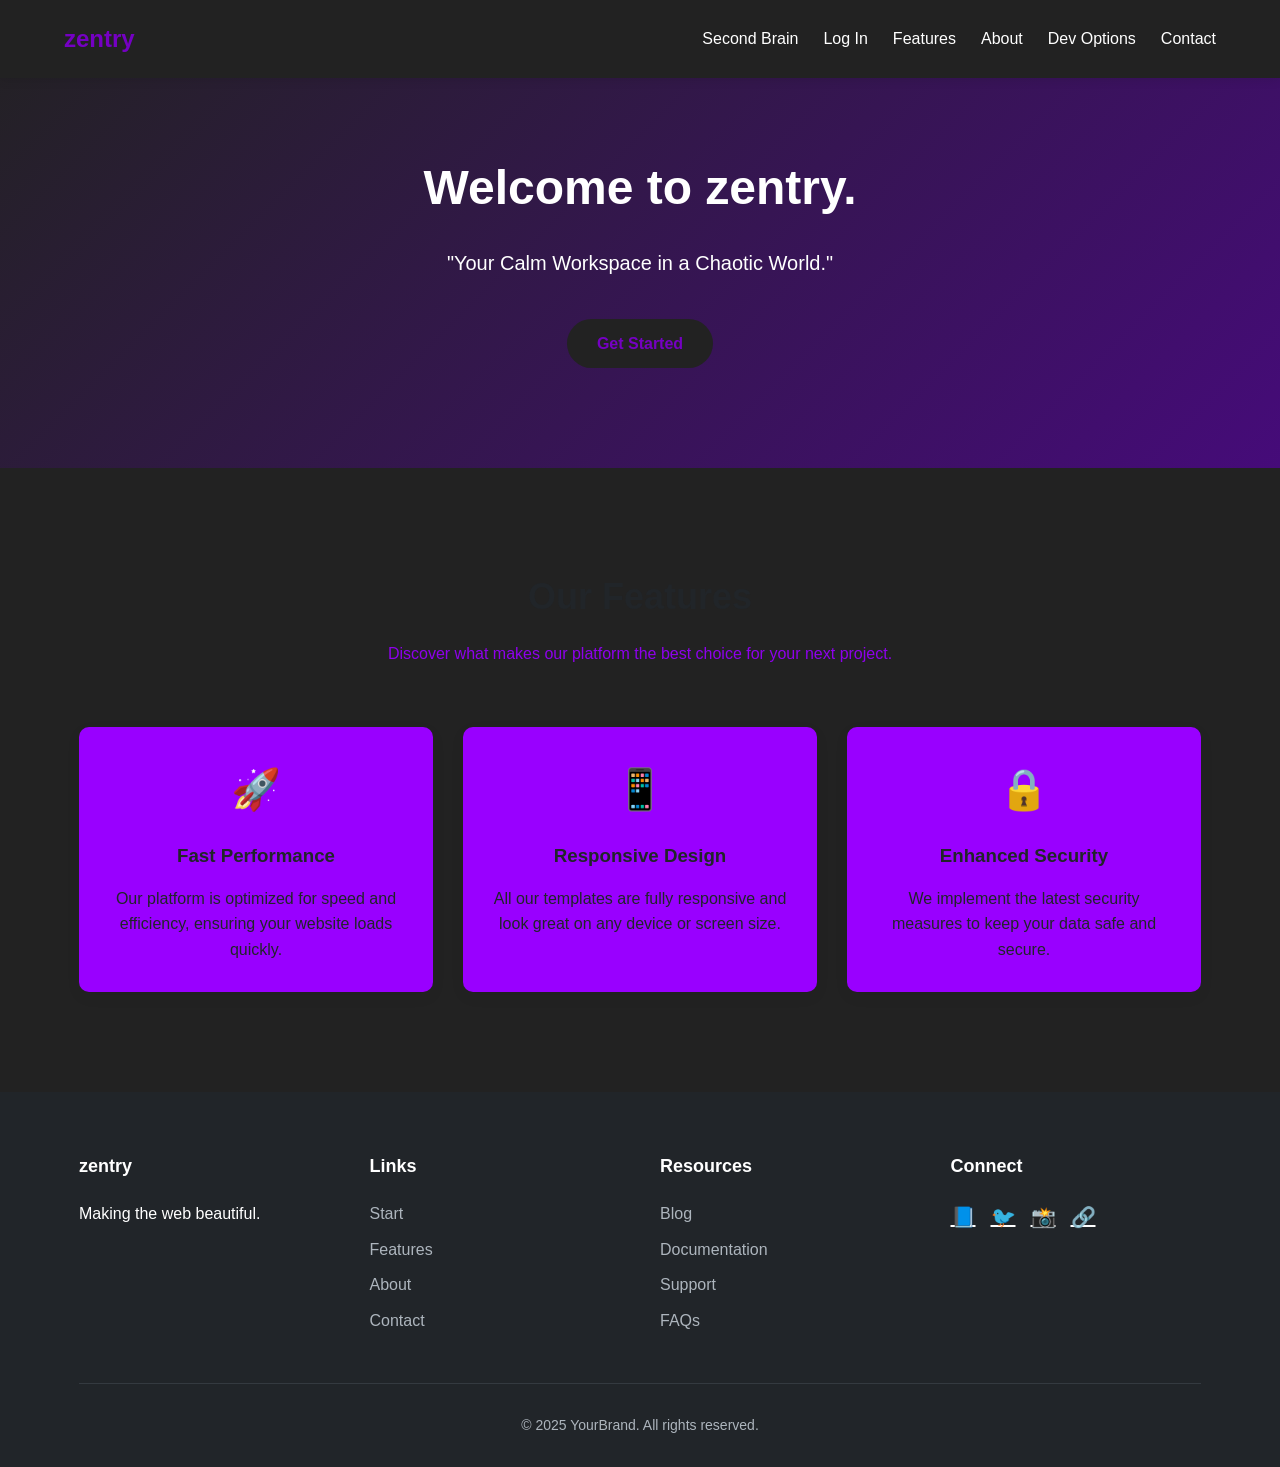
<file: index.html>
<!DOCTYPE html>
<html lang="en">
<head>
    <meta charset="UTF-8">
    <meta name="viewport" content="width=device-width, initial-scale=1.0">
    <title>Zentry</title>
    <style>
        /* Reset and Base Styles */
        * {
            margin: 0;
            padding: 0;
            box-sizing: border-box;
            font-family: 'Segoe UI', Tahoma, Geneva, Verdana, sans-serif;
        }

        body {
            background-color: #222222;
            color: #212529;
            line-height: 1.6;
        }

        /* Container */
        .container {
            width: 90%;
            max-width: 1200px;
            margin: 0 auto;
            padding: 0 15px;
        }

        /* Navigation */
        nav {
            background-color: #222222;
            box-shadow: 0 2px 10px rgba(0, 0, 0, 0.1);
            position: fixed;
            width: 100%;
            top: 0;
            z-index: 1000;
        }

        .nav-container {
            display: flex;
            justify-content: space-between;
            align-items: center;
            padding: 20px 0;
        }

        .logo {
            font-size: 24px;
            font-weight: 700;
            color: #7500c3;
        }

        .nav-links {
            display: flex;
            list-style: none;
        }

        .nav-links li {
            margin-left: 25px;
        }

        .nav-links a {
            text-decoration: none;
            color: #ffffff;
            font-weight: 500;
            transition: color 0.3s ease;
        }

        .nav-links a:hover {
            color: #7500c3;
        }

        .menu-toggle {
            display: none;
            cursor: pointer;
            font-size: 24px;
        }

        /* Hero Section */
        .hero {
            background: linear-gradient(135deg, #222222 0%, #55019fb2 100%);
            color: white;
            padding: 150px 0 100px;
            text-align: center;
        }

        .hero h1 {
            font-size: 48px;
            margin-bottom: 20px;
        }

        .hero p {
            font-size: 20px;
            max-width: 700px;
            margin: 0 auto 40px;
        }

        .cta-button {
            display: inline-block;
            background-color: #222222;
            color: #7500c3;
            padding: 12px 30px;
            border-radius: 30px;
            text-decoration: none;
            font-weight: 600;
            transition: all 0.3s ease;
        }

        .cta-button:hover {
            transform: translateY(-3px);
            box-shadow: 0 10px 20px #8e00ec;
        }

        /* Features Section */
        .features {
            padding: 100px 0;
        }

        .section-title {
            text-align: center;
            margin-bottom: 60px;
        }

        .section-title h2 {
            font-size: 36px;
            margin-bottom: 15px;
        }

        .section-title p {
            color: #8e00ec;
            max-width: 700px;
            margin: 0 auto;
        }

        .features-grid {
            display: grid;
            grid-template-columns: repeat(auto-fit, minmax(300px, 1fr));
            gap: 30px;
        }

        .feature-card {
            background-color: #9900ff;
            border-radius: 10px;
            padding: 30px;
            text-align: center;
            box-shadow: 0 5px 15px rgba(0, 0, 0, 0.05);
            transition: transform 0.3s ease;
        }

        .feature-card:hover {
            transform: translateY(-10px);
        }

        .feature-icon {
            font-size: 40px;
            margin-bottom: 20px;
            color: #0d6efd;
        }

        .feature-card h3 {
            margin-bottom: 15px;
        }

        /* Newsletter Section */

        /* Footer */
        footer {
            background-color: #212529;
            color: white;
            padding: 60px 0 30px;
        }

        .footer-content {
            display: grid;
            grid-template-columns: repeat(auto-fit, minmax(200px, 1fr));
            gap: 40px;
            margin-bottom: 40px;
        }

        .footer-column h3 {
            margin-bottom: 20px;
            font-size: 18px;
        }

        .footer-links {
            list-style: none;
        }

        .footer-links li {
            margin-bottom: 10px;
        }

        .footer-links a {
            color: #adb5bd;
            text-decoration: none;
            transition: color 0.3s;
        }

        .footer-links a:hover {
            color: white;
        }

        .social-links {
            display: flex;
            gap: 15px;
        }

        .social-links a {
            color: white;
            font-size: 20px;
        }

        .footer-bottom {
            text-align: center;
            padding-top: 30px;
            border-top: 1px solid #343a40;
            font-size: 14px;
            color: #adb5bd;
        }

        /* Responsive Styles */
        @media (max-width: 768px) {
            .nav-links {
                display: none;
                flex-direction: column;
                position: absolute;
                top: 70px;
                left: 0;
                right: 0;
                background-color: white;
                box-shadow: 0 5px 10px rgba(0, 0, 0, 0.1);
                padding: 20px 0;
            }

            .nav-links.active {
                display: flex;
            }

            .nav-links li {
                margin: 10px 20px;
            }

            .menu-toggle {
                display: block;
            }

            .hero h1 {
                font-size: 36px;
            }

            .hero p {
                font-size: 18px;
            }

            .newsletter-form {
                flex-direction: column;
            }

            .newsletter-input {
                border-radius: 30px;
                margin-bottom: 10px;
            }

            .newsletter-button {
                border-radius: 30px;
            }
        }
    </style>
</head>
<body>
    <!-- Navigation -->
    <nav>
        <div class="container nav-container">
            <div class="logo">zentry</div>
            <ul class="nav-links">
                <li><a href="brain.html">Second Brain</a></li>
                <li><a href="/login.html">Log In</a></li>
                <li><a href="#">Features</a></li>
                <li><a href="#">About</a></li>
                <li><a href="#">Dev Options</a></li>
                <li><a href="#">Contact</a></li>
            </ul>
            <div class="menu-toggle">☰</div>
        </div>
    </nav>

    <!-- Hero Section -->
    <section class="hero">
        <div class="container">
            <h1>Welcome to zentry.</h1>
            <p>"Your Calm Workspace in a Chaotic World."</p>
            <a href="/zentry/login.html" class="cta-button">Get Started</a>
        </div>
    </section>

    <!-- Features Section -->
    <section class="features">
        <div class="container">
            <div class="section-title">
                <h2>Our Features</h2>
                <p>Discover what makes our platform the best choice for your next project.</p>
            </div>
            <div class="features-grid">
                <div class="feature-card">
                    <div class="feature-icon">🚀</div>
                    <h3>Fast Performance</h3>
                    <p>Our platform is optimized for speed and efficiency, ensuring your website loads quickly.</p>
                </div>
                <div class="feature-card">
                    <div class="feature-icon">📱</div>
                    <h3>Responsive Design</h3>
                    <p>All our templates are fully responsive and look great on any device or screen size.</p>
                </div>
                <div class="feature-card">
                    <div class="feature-icon">🔒</div>
                    <h3>Enhanced Security</h3>
                    <p>We implement the latest security measures to keep your data safe and secure.</p>
                </div>
            </div>
        </div>
    </section>

    <!-- Newsletter Section -->
  

    <!-- Footer -->
    <footer>
        <div class="container">
            <div class="footer-content">
                <div class="footer-column">
                    <h3>zentry</h3>
                    <p>Making the web beautiful.</p>
                </div>
                <div class="footer-column">
                    <h3>Links</h3>
                    <ul class="footer-links">
                        <li><a href="/login.html">Start</a></li>
                        <li><a href="#">Features</a></li>
                        <li><a href="#">About</a></li>
                        <li><a href="#">Contact</a></li>
                    </ul>
                </div>
                <div class="footer-column">
                    <h3>Resources</h3>
                    <ul class="footer-links">
                        <li><a href="#">Blog</a></li>
                        <li><a href="#">Documentation</a></li>
                        <li><a href="#">Support</a></li>
                        <li><a href="#">FAQs</a></li>
                    </ul>
                </div>
                <div class="footer-column">
                    <h3>Connect</h3>
                    <div class="social-links">
                        <a href="#">📘</a>
                        <a href="#">🐦</a>
                        <a href="#">📸</a>
                        <a href="#">🔗</a>
                    </div>
                </div>
            </div>
            <div class="footer-bottom">
                <p>&copy; 2025 YourBrand. All rights reserved.</p>
            </div>
        </div>
    </footer>

    <script>
        // Mobile Navigation Toggle
        const menuToggle = document.querySelector('.menu-toggle');
        const navLinks = document.querySelector('.nav-links');

        menuToggle.addEventListener('click', () => {
            navLinks.classList.toggle('active');
        });

        // Smooth Scrolling
        document.querySelectorAll('a[href^="#"]').forEach(anchor => {
            anchor.addEventListener('click', function(e) {
                e.preventDefault();
                
                const targetId = this.getAttribute('href');
                if (targetId === '#') return;
                
                const targetElement = document.querySelector(targetId);
                if (targetElement) {
                    window.scrollTo({
                        top: targetElement.offsetTop - 80,
                        behavior: 'smooth'
                    });
                }
                
                // Close mobile menu if open
                if (navLinks.classList.contains('active')) {
                    navLinks.classList.remove('active');
                }
            });
        });

        // Add sticky header on scroll
        window.addEventListener('scroll', () => {
            const nav = document.querySelector('nav');
            if (window.scrollY > 50) {
                nav.style.boxShadow = '0 5px 15px rgba(0, 0, 0, 0.1)';
            } else {
                nav.style.boxShadow = '0 2px 10px rgba(0, 0, 0, 0.1)';
            }
        });

        // Form submission
        const newsletterForm = document.querySelector('.newsletter-form');
        newsletterForm.addEventListener('submit', function(e) {
            e.preventDefault();
            const emailInput = this.querySelector('.newsletter-input');
            const email = emailInput.value;
            
            if (email) {
                // Here you would normally send this to your backend
                alert(`Thank you for subscribing with: ${email}`);
                emailInput.value = '';
            }
        });

        // Simple animation for feature cards
        const featureCards = document.querySelectorAll('.feature-card');
        window.addEventListener('scroll', () => {
            featureCards.forEach(card => {
                const cardPosition = card.getBoundingClientRect().top;
                const screenPosition = window.innerHeight / 1.3;
                
                if (cardPosition < screenPosition) {
                    card.style.opacity = 1;
                    card.style.transform = 'translateY(0)';
                }
            });
        });

        // Initialize cards with opacity 0
        featureCards.forEach(card => {
            card.style.opacity = 0;
            card.style.transform = 'translateY(20px)';
            card.style.transition = 'opacity 0.5s ease, transform 0.5s ease';
        });
    </script>
</body>
</html>
</file>
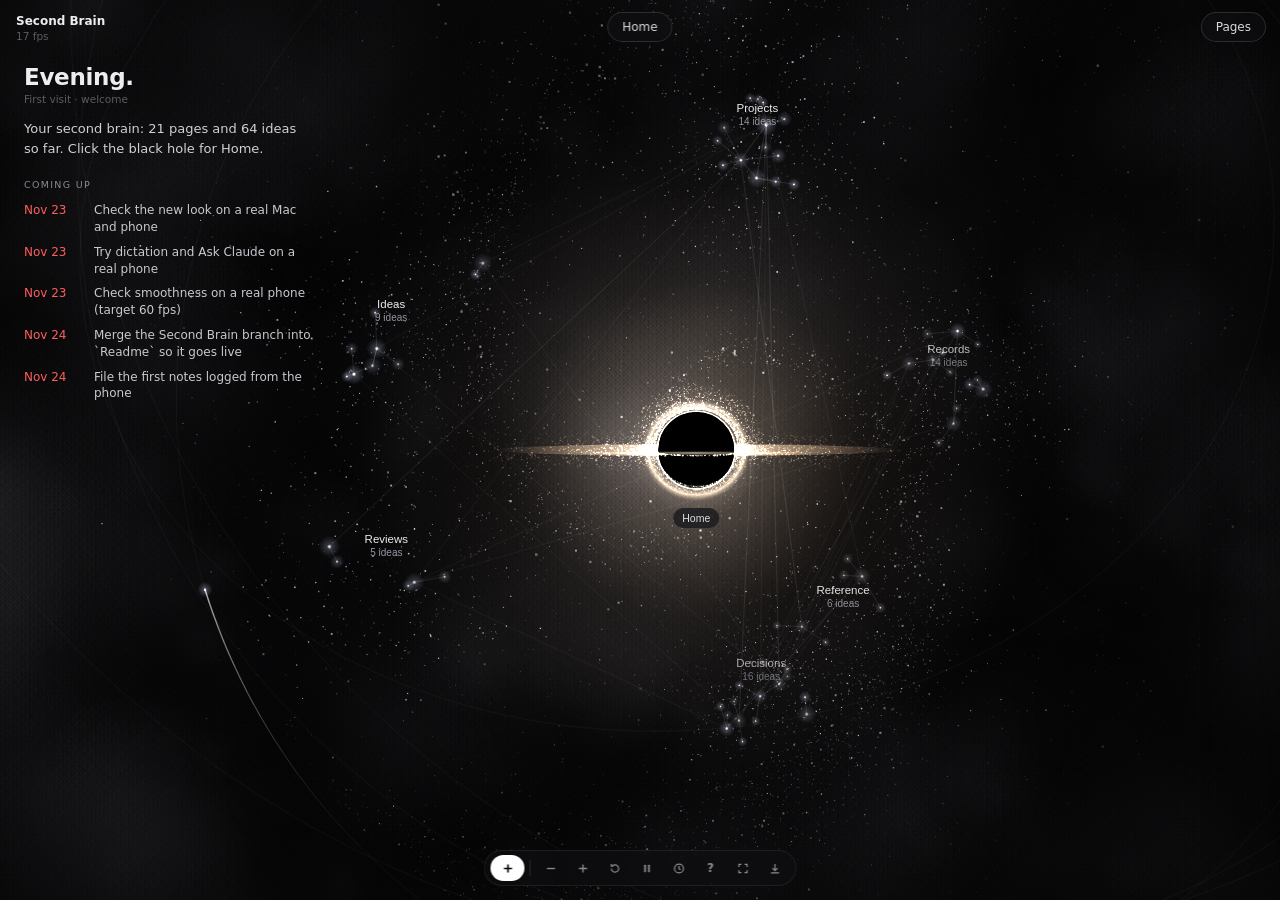
<file: brain.html>
<!DOCTYPE html>
<html lang="en">
<head>
<meta charset="UTF-8">
<meta name="viewport" content="width=device-width, initial-scale=1.0, viewport-fit=cover">
<title>Second Brain · zentry</title>
<meta name="theme-color" content="#050506">
<meta name="apple-mobile-web-app-capable" content="yes">
<meta name="mobile-web-app-capable" content="yes">
<meta name="apple-mobile-web-app-status-bar-style" content="black-translucent">
<meta name="apple-mobile-web-app-title" content="Second Brain">
<link rel="manifest" href="manifest.webmanifest">
<link rel="icon" href="icons/icon.svg" type="image/svg+xml">
<link rel="apple-touch-icon" href="icons/apple-touch-icon.png">
<style>
:root{
  --bg:#050506; --card:#0f0f12; --line:rgba(255,255,255,.075); --line2:rgba(255,255,255,.13);
  --text:#ededf0; --muted:#8a8a93; --dim:#5a5a62;
  --orange:#f08a3c; --green:#3ddc84; --blue:#3b82f6; --purple:#a855f7; --warm:#f2b27a;
}
*{box-sizing:border-box;margin:0;padding:0}
html,body{height:100%;overflow:hidden;background:var(--bg);color:var(--text);
  font-family:Inter,-apple-system,BlinkMacSystemFont,"SF Pro Text","Segoe UI",system-ui,sans-serif;font-size:13px;-webkit-font-smoothing:antialiased}
button,input,textarea{font:inherit;color:inherit}
button{cursor:pointer;background:none;border:0}
canvas#sky{position:fixed;inset:0;width:100%;height:100%;display:block;touch-action:none}
.pill{height:30px;padding:0 14px;border-radius:999px;border:1px solid var(--line2);background:rgba(16,16,19,.72);backdrop-filter:blur(10px);-webkit-backdrop-filter:blur(10px);font-size:12px;color:#d8d8de;transition:.2s}
.pill:hover{background:rgba(34,34,40,.85);color:#fff}

#brand{position:fixed;top:calc(14px + env(safe-area-inset-top));left:16px;z-index:5;user-select:none}
#brand b{font-size:12px;font-weight:600;display:block}
#brand span{font-size:10.5px;color:var(--dim)}
#homeBtn{position:fixed;top:calc(12px + env(safe-area-inset-top));left:50%;transform:translateX(-50%);z-index:5}
#pagesBtn{position:fixed;top:calc(12px + env(safe-area-inset-top));right:14px;z-index:5}
#dock{position:fixed;bottom:calc(14px + env(safe-area-inset-bottom));left:50%;transform:translateX(-50%);z-index:5;display:flex;gap:2px;padding:4px 6px;border-radius:999px;border:1px solid var(--line);background:rgba(16,16,19,.6);backdrop-filter:blur(10px);-webkit-backdrop-filter:blur(10px)}
#dock button{width:30px;height:26px;border-radius:999px;color:var(--muted);display:grid;place-items:center}
#dock button:hover{color:#fff;background:rgba(255,255,255,.06)}
#dock svg{width:13px;height:13px}

#hello{position:fixed;top:calc(64px + env(safe-area-inset-top));left:24px;width:290px;z-index:4;transition:opacity .4s}
#hello.hide{opacity:0;pointer-events:none}
#hello h1{font-size:23px;font-weight:600;letter-spacing:-.3px;cursor:default}
#hello .since{color:var(--dim);font-size:10.5px;margin:3px 0 14px}
#hello .note{color:#cfcfd6;line-height:1.55;font-size:13px;margin-bottom:20px}
.eyebrow{font-size:9.5px;letter-spacing:1.3px;text-transform:uppercase;color:var(--muted);margin-bottom:8px;font-weight:500}
.up{display:flex;gap:12px;padding:4px 0;cursor:pointer;font-size:12px;line-height:1.4}
.up .d{color:var(--orange);min-width:58px;white-space:nowrap}
.up .d.late{color:#ff5d5d}
.up .t{color:#c8c8cf}
.up:hover .t{color:#fff}

#tip{position:fixed;z-index:8;pointer-events:none;padding:7px 10px;border-radius:8px;background:rgba(20,20,24,.92);border:1px solid var(--line2);font-size:11.5px;max-width:260px;opacity:0;transition:opacity .12s}
#tip .s{color:var(--muted);font-size:10.5px;margin-top:2px}

.sheet{background:rgba(13,13,16,.94);border:1px solid var(--line);border-radius:16px;box-shadow:0 30px 80px rgba(0,0,0,.6);backdrop-filter:blur(18px);-webkit-backdrop-filter:blur(18px)}
#scrim{position:fixed;inset:0;z-index:20;background:rgba(0,0,0,.35);opacity:0;pointer-events:none;transition:opacity .35s}
#scrim.open{opacity:1;pointer-events:auto}
#home{position:fixed;left:50%;top:50%;width:min(860px,calc(100% - 32px));height:min(780px,calc(100% - 96px));z-index:21;display:flex;flex-direction:column;
  transform:translate(-50%,-48%) scale(.97);opacity:0;pointer-events:none;transition:transform .45s cubic-bezier(.2,.8,.2,1),opacity .35s}
#home.open{transform:translate(-50%,-50%);opacity:1;pointer-events:auto}
.hd{display:flex;align-items:center;gap:10px;padding:18px 18px 12px}
.hd h2{font-size:19px;font-weight:600}
.chip{font-size:10.5px;color:var(--muted);padding:3px 8px;border-radius:999px;border:1px solid var(--line2)}
.x{margin-left:auto;width:26px;height:26px;border-radius:50%;border:1px solid var(--line2);color:var(--muted);font-size:11px;flex:none}
.x:hover{color:#fff}
.search{margin:0 18px 14px;display:flex;align-items:center;gap:10px;height:36px;padding:0 12px;border-radius:10px;border:1px solid var(--line2);background:rgba(255,255,255,.02)}
.search:focus-within{border-color:rgba(255,255,255,.3)}
.search input{flex:1;background:none;border:0;outline:0;font-size:13px;min-width:0}
.search input::placeholder{color:var(--dim)}
.search svg{width:13px;height:13px;color:var(--muted);flex:none}
.scroll{overflow:auto;padding:0 18px 18px;flex:1}
.scroll::-webkit-scrollbar{width:8px}.scroll::-webkit-scrollbar-thumb{background:rgba(255,255,255,.08);border-radius:8px}
.grid{display:grid;gap:10px}
.k4{grid-template-columns:repeat(4,1fr)}
.k3{grid-template-columns:repeat(3,1fr)}
.k2{grid-template-columns:repeat(2,1fr)}
.box{border:1px solid var(--line);background:var(--card);border-radius:12px;padding:13px 14px;position:relative;overflow:hidden}
.kpi{min-height:92px;border-color:color-mix(in srgb,var(--c) 45%,transparent);background:linear-gradient(180deg,var(--card) 40%,color-mix(in srgb,var(--c) 7%,var(--card)))}
.kpi::before{content:"";position:absolute;left:0;top:0;bottom:0;width:2px;background:var(--c);opacity:.9}
.kpi .n{font-size:22px;font-weight:600;letter-spacing:-.4px}
.kpi .l{font-size:11.5px;color:#d0d0d6;margin-top:1px}
.kpi .s{font-size:10px;color:var(--dim)}
.kpi .b{position:absolute;top:12px;right:12px;font-size:9.5px;padding:2px 6px;border-radius:5px;color:var(--c);background:color-mix(in srgb,var(--c) 14%,transparent);border:1px solid color-mix(in srgb,var(--c) 30%,transparent)}
.spark{position:absolute;right:12px;bottom:12px;display:flex;align-items:flex-end;gap:2px;height:22px}
.spark i{width:9px;background:var(--c);opacity:.35;border-radius:1.5px}
.spark i:last-child{opacity:1}
.box h3{font-size:12.5px;font-weight:600;display:flex;align-items:center;gap:7px}
.box h3::before{content:"";width:6px;height:6px;border-radius:50%;background:var(--c,#fff)}
.box .sub{font-size:10.5px;color:var(--dim);margin:2px 0 12px}
.chart{display:flex;align-items:flex-end;gap:2px;height:150px;border-left:1px solid var(--line);border-bottom:1px solid var(--line);padding-left:4px;position:relative}
.chart i{flex:1;background:linear-gradient(180deg,#b27cff,#7c3aed);border-radius:2px 2px 0 0;min-height:0;opacity:.95}
.chart i.z{background:none}
.chart i:hover{filter:brightness(1.3)}
.ax{display:flex;justify-content:space-between;font-size:9.5px;color:var(--dim);margin-top:5px;padding-left:4px}
.yl{position:absolute;left:-22px;font-size:9px;color:var(--dim)}
.hb{padding:6px 0;cursor:pointer}
.hb .r{display:flex;justify-content:space-between;font-size:11.5px;margin-bottom:5px;color:#d8d8de;gap:8px}
.hb .r span:first-child{white-space:nowrap;overflow:hidden;text-overflow:ellipsis}
.hb .r span:last-child{color:var(--muted)}
.hb .t{height:3px;border-radius:3px;background:rgba(255,255,255,.05)}
.hb .t i{display:block;height:100%;border-radius:3px;background:var(--c)}
.hb:hover .r span:first-child{color:#fff}
.li{padding:9px 0;border-bottom:1px solid var(--line);cursor:pointer}
.li:last-child{border:0}
.li .a{font-size:12px;color:#e4e4e8}
.li .s{font-size:10.5px;color:var(--dim);margin-top:1px}
.li:hover .a{color:#fff}
.eyebrow.sm{font-size:9px;margin-bottom:4px}
.empty{color:var(--dim);padding:10px 0}
.res .li .a mark,.res .li .s mark{background:rgba(255,255,255,.16);color:#fff;border-radius:3px}

#side{position:fixed;top:calc(54px + env(safe-area-inset-top));right:14px;bottom:calc(56px + env(safe-area-inset-bottom));width:400px;z-index:10;display:flex;flex-direction:column;
  transform:translateX(calc(100% + 30px));transition:transform .45s cubic-bezier(.2,.8,.2,1)}
#side.open{transform:none}
#side .hd h2{font-size:16px;line-height:1.3}
#side .meta{font-size:10.5px;color:var(--dim);padding:0 18px 12px;margin-top:-6px;display:flex;gap:6px;flex-wrap:wrap;align-items:center}
.grp{margin:14px 0 4px;display:flex;justify-content:space-between;align-items:baseline}
.grp b{font-size:11px;font-weight:600;letter-spacing:.3px}
.grp span{font-size:10px;color:var(--dim)}
.md{font-size:13px;line-height:1.65;color:#d6d6dc}
.md h1,.md h2,.md h3{color:#fff;font-weight:600;line-height:1.3;margin:20px 0 6px;scroll-margin-top:12px}
.md h2{font-size:14.5px}.md h3{font-size:13px}
.md h2.hl{animation:hl 2s}
@keyframes hl{0%{color:var(--warm)}100%{color:#fff}}
.md p{margin:6px 0}
.md ul{margin:6px 0 6px 18px}
.md li{margin:2px 0}
.md li.task{list-style:none;margin-left:-18px}
.md li.task input{margin-right:7px;accent-color:#a855f7;vertical-align:-1px}
.md li.task.done span{color:var(--dim);text-decoration:line-through}
.md code{font-family:"JetBrains Mono",ui-monospace,Menlo,monospace;font-size:11.5px;background:rgba(255,255,255,.06);padding:1px 5px;border-radius:4px}
.md pre{background:rgba(255,255,255,.04);border:1px solid var(--line);border-radius:8px;padding:10px 12px;overflow:auto;margin:8px 0}
.md pre code{background:none;padding:0}
.md a{color:#fff;text-decoration:underline;text-decoration-color:rgba(255,255,255,.3);text-underline-offset:2px;cursor:pointer}
.md a.wl{text-decoration:none;border-bottom:1px dashed rgba(255,255,255,.35)}
.md a:hover{text-decoration-color:#fff;border-color:#fff}
.md .due{color:var(--orange);font-size:11.5px}
.md > :first-child{margin-top:0}
.back{margin-top:22px;border-top:1px solid var(--line);padding-top:14px}
.tools{display:flex;gap:6px;flex-wrap:wrap;padding:0 18px 14px}
.btn{height:28px;padding:0 11px;border-radius:8px;border:1px solid var(--line2);font-size:11.5px;color:#d8d8de;background:rgba(255,255,255,.02)}
.btn:hover{color:#fff;border-color:rgba(255,255,255,.28)}
textarea.edit{width:100%;min-height:55vh;background:rgba(255,255,255,.02);border:1px solid var(--line2);border-radius:10px;padding:12px;outline:0;resize:vertical;font-family:"JetBrains Mono",ui-monospace,Menlo,monospace;font-size:12px;line-height:1.6;color:#ddd}

#toast{position:fixed;left:50%;top:calc(52px + env(safe-area-inset-top));transform:translate(-50%,-8px);opacity:0;z-index:40;padding:7px 13px;border-radius:999px;font-size:12px;background:rgba(20,20,24,.95);border:1px solid var(--line2);transition:.25s;pointer-events:none}
#toast.show{opacity:1;transform:translate(-50%,0)}
#install{display:none}
@media (prefers-reduced-motion:no-preference){
  #home.open .box{animation:rise .55s cubic-bezier(.2,.8,.2,1) both;animation-delay:calc(var(--i,0) * 45ms)}
  #home.open .chart i{transform-origin:bottom;animation:growy .8s cubic-bezier(.2,.8,.2,1) both;animation-delay:calc(200ms + var(--d,0) * 18ms)}
  #home.open .hb .t i,#home.open .spark i{animation:growx .9s cubic-bezier(.2,.8,.2,1) both;animation-delay:.25s;transform-origin:left}
  #home.open .spark i{animation-name:growy;transform-origin:bottom}
  #hello:not(.hide) > *{animation:rise .7s cubic-bezier(.2,.8,.2,1) both}
  #hello > :nth-child(2){animation-delay:.12s} #hello > :nth-child(3){animation-delay:.2s} #hello > :nth-child(4){animation-delay:.28s} #hello > :nth-child(5){animation-delay:.36s}
  .answer{animation:rise .4s cubic-bezier(.2,.8,.2,1) both}
}
@keyframes rise{from{opacity:0;transform:translateY(10px)}to{opacity:1;transform:none}}
@keyframes growy{from{transform:scaleY(0)}to{transform:none}}
@keyframes growx{from{transform:scaleX(0)}to{transform:none}}
#help{position:fixed;left:50%;top:50%;width:min(420px,calc(100% - 32px));z-index:32;transform:translate(-50%,-48%);opacity:0;pointer-events:none;transition:.3s cubic-bezier(.2,.8,.2,1)}
#help.open{transform:translate(-50%,-50%);opacity:1;pointer-events:auto}
#help dl{display:grid;grid-template-columns:auto 1fr;gap:8px 16px;padding:0 18px 18px;font-size:12.5px}
#help dt{color:#fff;white-space:nowrap}
#help dt kbd{font:inherit;font-size:11px;padding:1px 6px;border:1px solid var(--line2);border-radius:5px;margin-right:3px}
#help dd{color:var(--muted)}
#dock .plus{width:34px;background:#fff;color:#050506}
#dock .plus:hover{background:#e9e9ee;color:#050506}
#dock .sep{width:1px;background:var(--line2);margin:5px 3px}
#dock button.on{color:#fff;background:rgba(255,255,255,.1)}
#time{position:fixed;left:50%;bottom:calc(56px + env(safe-area-inset-bottom));transform:translateX(-50%);z-index:5;width:min(540px,calc(100% - 32px));display:none;align-items:center;gap:10px;padding:8px 10px 8px 12px;border-radius:12px;border:1px solid var(--line);background:rgba(16,16,19,.8);backdrop-filter:blur(10px);-webkit-backdrop-filter:blur(10px)}
#time.open{display:flex}
#time input{flex:1;min-width:0;accent-color:#f2b27a}
#time .lbl{font-size:11px;color:#d8d8de;min-width:112px;text-align:right;font-variant-numeric:tabular-nums}
#capSheet{position:fixed;left:50%;top:42%;width:min(520px,calc(100% - 24px));z-index:31;transform:translate(-50%,-46%) scale(.98);opacity:0;pointer-events:none;transition:transform .35s cubic-bezier(.2,.8,.2,1),opacity .25s;display:flex;flex-direction:column}
#capSheet.open{transform:translate(-50%,-50%);opacity:1;pointer-events:auto}
#capSheet .body{padding:0 18px 18px;display:grid;gap:12px}
.ta{position:relative}
.ta textarea{width:100%;min-height:110px;resize:none;background:rgba(255,255,255,.025);border:1px solid var(--line2);border-radius:12px;padding:12px 48px 12px 14px;outline:0;font-size:15px;line-height:1.5}
.ta textarea:focus{border-color:rgba(255,255,255,.32)}
.ta textarea::placeholder{color:var(--dim)}
.mic{position:absolute;right:10px;bottom:10px;width:32px;height:32px;border-radius:50%;border:1px solid var(--line2);display:grid;place-items:center;color:var(--muted);background:rgba(16,16,19,.9)}
.mic svg{width:14px;height:14px}
.mic.live{border-color:#ff5d5d;color:#ff5d5d;animation:pulse 1.2s infinite}
@keyframes pulse{50%{box-shadow:0 0 0 6px rgba(255,93,93,.15)}}
.chips{display:flex;gap:6px;flex-wrap:wrap}
.chips button{height:28px;padding:0 11px;border-radius:999px;border:1px solid var(--line2);font-size:12px;color:var(--muted)}
.chips button.on{color:#050506;background:#fff;border-color:#fff}
.row{display:flex;gap:8px;align-items:center;flex-wrap:wrap}
.row label{font-size:11.5px;color:var(--muted)}
input[type=date]{height:30px;background:rgba(255,255,255,.03);border:1px solid var(--line2);border-radius:8px;padding:0 8px;color-scheme:dark;font-size:12px}
.btn.primary{background:#fff;color:#050506;border-color:#fff;font-weight:600;height:32px;padding:0 16px}
.btn.primary:hover{background:#e9e9ee;color:#050506}
.btn.primary:disabled{opacity:.4;cursor:default}
.hint{font-size:11px;color:var(--dim);line-height:1.5}
.askbtn{height:26px;padding:0 10px;border-radius:7px;background:#fff;color:#050506;font-size:11.5px;font-weight:600;flex:none}
.prompts{display:flex;gap:6px;flex-wrap:wrap;margin-bottom:10px}
.prompts button{height:28px;padding:0 11px;border-radius:999px;border:1px solid var(--line2);font-size:11.5px;color:#d8d8de;background:rgba(255,255,255,.02)}
.prompts button:hover{color:#fff;border-color:rgba(255,255,255,.3)}
.answer{border:1px solid rgba(242,178,122,.28);border-radius:12px;padding:14px 16px;margin-bottom:10px;background:linear-gradient(180deg,rgba(242,178,122,.07),rgba(242,178,122,0) 70%),var(--card)}
.answer .q{font-size:11px;color:var(--warm);margin-bottom:8px;display:flex;gap:8px;align-items:center}
.answer .q span{flex:1}
.answer .md{font-size:13px}
.answer .think{color:var(--muted);font-size:12px}
.name-in{font-size:22px;font-weight:600;background:none;border:0;border-bottom:1px solid var(--line2);outline:0;width:100%;padding:2px 0}
.cap-item .a{display:flex;gap:8px;align-items:baseline}
.cap-item .a span:first-child{flex:1;min-width:0}
.badge{font-size:9.5px;padding:1px 6px;border-radius:5px;border:1px solid var(--line2);color:var(--muted);white-space:nowrap}
.md li.task input{cursor:pointer}

@media (max-width:860px){ .k4{grid-template-columns:repeat(2,1fr)} .k3,.k2{grid-template-columns:1fr} }
@media (max-width:700px){
  #hello{left:16px;right:16px;width:auto;top:calc(52px + env(safe-area-inset-top))}
  #hello h1{font-size:20px} #hello .note{display:none}
  #brand span{display:none}
  #home{width:100%;height:calc(100% - 54px - env(safe-area-inset-top));top:auto;bottom:0;left:0;transform:translateY(30px);border-radius:16px 16px 0 0}
  #home.open{transform:none}
  #side{left:8px;right:8px;width:auto;top:auto;height:70vh;bottom:8px;transform:translateY(calc(100% + 20px))}
  #side.open{transform:none}
  #capSheet{top:auto;bottom:0;left:0;width:100%;transform:translateY(40px);border-radius:16px 16px 0 0;padding-bottom:env(safe-area-inset-bottom)}
  #capSheet.open{transform:none}
  #dock #full{display:none}
  #dock button{width:36px;height:30px}
  #dock .plus{width:42px}
}
</style>
</head>
<body>
<canvas id="sky"></canvas>

<div id="brand"><b id="appTitle">Second Brain</b><span id="sub">60 fps</span></div>
<button class="pill" id="homeBtn">Home</button>
<button class="pill" id="pagesBtn">Pages</button>

<section id="hello">
  <h1 id="greet" title="Click to set your name">Evening.</h1>
  <div class="since" id="since"></div>
  <p class="note" id="note"></p>
  <div class="eyebrow">Coming up</div>
  <div id="upcoming"></div>
</section>

<div id="dock">
  <button id="addBtn" class="plus" title="Log something (N)" aria-label="Log something"><svg viewBox="0 0 16 16" fill="none" stroke="currentColor" stroke-width="2"><path d="M8 3v10M3 8h10"/></svg></button>
  <span class="sep"></span>
  <button id="zout" title="Zoom out (−)"><svg viewBox="0 0 16 16" fill="none" stroke="currentColor" stroke-width="1.6"><path d="M3 8h10"/></svg></button>
  <button id="zin" title="Zoom in (+)"><svg viewBox="0 0 16 16" fill="none" stroke="currentColor" stroke-width="1.6"><path d="M3 8h10M8 3v10"/></svg></button>
  <button id="zreset" title="Reset view (0)"><svg viewBox="0 0 16 16" fill="none" stroke="currentColor" stroke-width="1.5"><path d="M3.5 8a4.5 4.5 0 1 0 1.4-3.3M3.5 2.5v2.6h2.6"/></svg></button>
  <button id="pause" title="Pause motion (Space)"></button>
  <button id="timeBtn" title="Time travel (T)" aria-label="Time travel"><svg viewBox="0 0 16 16" fill="none" stroke="currentColor" stroke-width="1.5"><circle cx="8" cy="8" r="5.5"/><path d="M8 5v3.2l2 1.3"/></svg></button>
  <button id="helpBtn" title="Shortcuts (?)" aria-label="Shortcuts" style="font-size:12px;font-weight:600">?</button>
  <button id="full" title="Fullscreen"><svg viewBox="0 0 16 16" fill="none" stroke="currentColor" stroke-width="1.5"><path d="M3 6V3h3M10 3h3v3M13 10v3h-3M6 13H3v-3"/></svg></button>
  <button id="install" title="Install as app"><svg viewBox="0 0 16 16" fill="none" stroke="currentColor" stroke-width="1.5"><path d="M8 2.5v8M4.8 7.5 8 10.7l3.2-3.2M3 13.5h10"/></svg></button>
</div>

<div id="time" role="group" aria-label="Time travel">
  <button class="btn" id="ttPlay" style="height:26px">Replay</button>
  <input type="range" id="ttRange" min="0" max="1000" value="1000" aria-label="Show the brain as it was on">
  <span class="lbl" id="ttLbl"></span>
</div>
<section id="capSheet" class="sheet" role="dialog" aria-label="Log something">
  <div class="hd"><h2>Log it</h2><span class="chip" id="capWhere">Inbox</span><button class="x" id="capClose">✕</button></div>
  <div class="body">
    <div class="ta"><textarea id="capText" placeholder="What did you just do, decide or think of?"></textarea>
      <button class="mic" id="micBtn" hidden title="Dictate" aria-label="Dictate"><svg viewBox="0 0 16 16" fill="none" stroke="currentColor" stroke-width="1.5"><rect x="5.5" y="2" width="5" height="8" rx="2.5"/><path d="M3.5 7.5a4.5 4.5 0 0 0 9 0M8 12v2"/></svg></button></div>
    <div class="chips" id="capGroups"></div>
    <div class="row"><label for="capDue">Deadline</label><input type="date" id="capDue"><span style="flex:1"></span><button class="btn primary" id="capSave" disabled>Save</button></div>
    <div class="hint" id="capHint"></div>
  </div>
</section>
<div id="tip"></div>
<div id="scrim"></div>
<section id="help" class="sheet" role="dialog" aria-label="Shortcuts">
  <div class="hd"><h2>Moving around</h2><button class="x" id="helpClose">✕</button></div>
  <dl>
    <dt>Drag</dt><dd>Rotate the galaxy (it keeps spinning a little)</dd>
    <dt>Two fingers · <kbd>⇧</kbd> drag</dt><dd>Pan</dd>
    <dt>Pinch · scroll</dt><dd>Zoom</dd>
    <dt>Tap a star</dt><dd>Open the page; its sections fan out around it</dd>
    <dt>Tap a group name</dt><dd>Fly there and dim the rest</dd>
    <dt>Tap the black hole</dt><dd>Dive into Home</dd>
    <dt><kbd>N</kbd></dt><dd>Log something</dd>
    <dt><kbd>⌘</kbd><kbd>K</kbd> · <kbd>H</kbd></dt><dd>Search / Home</dd>
    <dt><kbd>P</kbd> · <kbd>T</kbd></dt><dd>Pages / Time travel</dd>
    <dt><kbd>Space</kbd> · <kbd>0</kbd></dt><dd>Pause motion / Reset view</dd>
  </dl>
</section>

<section id="home" class="sheet" role="dialog" aria-label="Home">
  <div class="hd"><h2>Home</h2><span class="chip" id="today"></span><button class="x" data-close-home>✕</button></div>
  <label class="search"><svg viewBox="0 0 16 16" fill="none" stroke="currentColor" stroke-width="1.6"><circle cx="7" cy="7" r="4.5"/><path d="m10.5 10.5 3 3"/></svg><input id="q" placeholder="Search every page and conversation…" autocomplete="off"><button class="askbtn" id="askBtn" hidden>Ask Claude</button></label>
  <div class="scroll"><div id="askOut"></div><div id="homeBody"></div></div>
</section>

<aside id="side" class="sheet"></aside>
<div id="toast"></div>

<script src="brain/brain-data.js"></script>
<script>
(() => {
'use strict';
/* ================= helpers ================= */
const $ = s => document.querySelector(s);
const DAY = 864e5;
const esc = s => String(s).replace(/[&<>"']/g, c => ({ '&': '&amp;', '<': '&lt;', '>': '&gt;', '"': '&quot;', "'": '&#39;' }[c]));
const MON = ['Jan','Feb','Mar','Apr','May','Jun','Jul','Aug','Sep','Oct','Nov','Dec'];
const sod = t => { const d = new Date(t); d.setHours(0, 0, 0, 0); return d.getTime(); };
const fmtD = t => MON[new Date(t).getMonth()] + ' ' + new Date(t).getDate();
const fmtFull = t => { const d = new Date(t); return `${MON[d.getMonth()]} ${d.getDate()}, ${d.getFullYear()}`; };
const fmtDue = t => { const n = Math.round((sod(t) - sod(Date.now())) / DAY); return n === 0 ? 'today' : n === 1 ? 'tomorrow' : n < 0 ? fmtD(t) : 'by ' + fmtD(t); };
function ago(t) {
  const m = (Date.now() - t) / 6e4;
  if (m < 2) return 'just now'; if (m < 60) return Math.round(m) + ' minutes ago';
  const h = m / 60; if (h < 36) return Math.round(h) + (Math.round(h) === 1 ? ' hour ago' : ' hours ago');
  const d = h / 24; return d < 14 ? Math.round(d) + ' days ago' : fmtD(t);
}
const store = {
  get(k, d) { try { const v = localStorage.getItem('zentry.' + k); return v == null ? d : JSON.parse(v); } catch (e) { return d; } },
  set(k, v) { try { localStorage.setItem('zentry.' + k, JSON.stringify(v)); } catch (e) {} }
};
function rng(seed) { let s = seed >>> 0 || 1; return () => (s = Math.imul(s ^ s >>> 15, 1 | s) + 0x6D2B79F5 >>> 0, ((s ^ s >>> 14) >>> 0) / 4294967296); }
const strHash = s => { let h = 2166136261; for (let i = 0; i < s.length; i++) { h ^= s.charCodeAt(i); h = Math.imul(h, 16777619); } return h >>> 0; };
const gauss = r => { let u = 0, v = 0; while (!u) u = r(); while (!v) v = r(); return Math.sqrt(-2 * Math.log(u)) * Math.cos(6.2832 * v); };
const reduced = matchMedia('(prefers-reduced-motion: reduce)').matches;

/* ================= data ================= */
const BRAIN = window.BRAIN || { pages: [], config: {} };
const cfg = BRAIN.config || {};
// parse a raw markdown page in the browser (local edits / imports) – mirrors tools/build-brain.mjs
function parsePage(raw, slug, path, fallbackGroup) {
  const m = raw.match(/^---\r?\n([\s\S]*?)\r?\n---\r?\n?/); const meta = {};
  if (m) m[1].split(/\r?\n/).forEach(l => { const kv = l.match(/^([\w-]+):\s*(.*?)\s*(#.*)?$/); if (kv) meta[kv[1]] = /^\[.*\]$/.test(kv[2]) ? kv[2].slice(1, -1).split(',').map(s => s.trim()).filter(Boolean) : kv[2].replace(/^["']|["']$/g, ''); });
  const body = m ? raw.slice(m[0].length) : raw;
  const ideas = []; let cur = null, code = false;
  body.split(/\r?\n/).forEach(l => { if (/^```/.test(l)) code = !code; const h = !code && l.match(/^##\s+(.+)/); if (h) { cur = { title: h[1].trim(), text: '' }; ideas.push(cur); } else if (cur) cur.text += l + '\n'; });
  if (!ideas.length) ideas.push({ title: meta.title || slug, text: body });
  const ts = s => { const t = Date.parse(s); return isNaN(t) ? null : t; };
  const created = ts(meta.created) || Date.now();
  return {
    slug, path, title: meta.title || slug, group: meta.group || fallbackGroup || 'Inbox', tags: Array.isArray(meta.tags) ? meta.tags : [],
    created, updated: ts(meta.updated) || created, ideas: ideas.map(i => ({ title: i.title, text: i.text.trim() })),
    links: [...new Set([...body.matchAll(/\[\[([^\]|#]+)(?:[|#][^\]]*)?\]\]/g)].map(x => x[1].trim()))],
    tasks: [...body.matchAll(/^\s*[-*]\s+\[( |x|X)\]\s+(.+)$/gm)].map(x => { const d = x[2].match(/@(\d{4}-\d{2}-\d{2})/); return { done: x[1] !== ' ', text: x[2].replace(/@\d{4}-\d{2}-\d{2}/, '').replace(/\s*→.*$/, '').trim(), due: d ? ts(d[1] + 'T18:00:00') : null }; }),
    body: body.trim(), raw, local: true
  };
}
/* Platform: inside a claude.ai artifact these light up (synced inbox, Ask Claude, dictation, downloads).
   On GitHub Pages / the installed app they stay null and everything falls back to this device. */
const P = { artifact: !!(window.claude && typeof window.claude.use === 'function'), db: null, sample: null, dict: null, dl: null };
let overrides = store.get('overrides', {});      // slug -> raw md edited or imported
let captures = store.get('captures', []);        // quick notes waiting to be filed into brain/
const births = new Map();                        // slug -> time of a "supernova" ring
const iso = t => { const d = new Date(t); return `${d.getFullYear()}-${String(d.getMonth() + 1).padStart(2, '0')}-${String(d.getDate()).padStart(2, '0')}`; };
const firstLine = t => t.trim().split('\n')[0].replace(/^#+\s*/, '').slice(0, 80);
function capturePages() {
  return captures.filter(c => c.status !== 'filed' && c.text).map(c => {
    const title = firstLine(c.text) || 'Note';
    const due = c.due ? Date.parse(c.due + 'T18:00:00') : null;
    return {
      slug: 'cap-' + c.id, path: P.db ? 'Inbox · synced, waiting to be filed' : 'Inbox · on this device', title, group: c.group || 'Inbox', tags: [],
      created: c.ts, updated: c.ts, ideas: [{ title, text: c.text }],
      links: [...new Set([...c.text.matchAll(/\[\[([^\]|#]+)\]\]/g)].map(x => x[1].trim()))],
      tasks: due ? [{ done: !!c.done, text: title, due }] : [],
      body: c.text + (due ? `\n\n- [${c.done ? 'x' : ' '}] ${title} @${c.due}` : ''), capture: c
    };
  });
}
let pages = [];
function loadPages() {
  pages = BRAIN.pages.map(p => overrides[p.slug] ? Object.assign(parsePage(overrides[p.slug], p.slug, p.path, p.group), { edited: true, local: false }) : p);
  Object.entries(overrides).forEach(([slug, raw]) => { if (!pages.find(p => p.slug === slug)) pages.push(parsePage(raw, slug, 'local/' + slug + '.md', 'Inbox')); });
  pages.push(...capturePages());
  const slugs = new Set(pages.map(p => p.slug));
  pages.forEach(p => p.links = p.links.filter(l => slugs.has(l) && l !== p.slug));
  pages.forEach(p => p.backlinks = pages.filter(q => q.links.includes(p.slug)).map(q => q.slug));
}
loadPages();
const bySlug = s => pages.find(p => p.slug === s);
const groupNames = () => [...new Set(pages.map(p => p.group))];
const lastVisit = store.get('lastVisit', null);
store.set('lastVisit', Date.now());

/* ================= world layout (3D) ================= */
let W, H, DPR, base;
let slow = 0, lowRes = false;   // drop to 1x pixels automatically on slow machines
const HOLE = 40, FOC = 900;
const world = { ideas: [], groups: [], dust: [], disk: [], comets: [], links: [] };
const ORDER = ['Projects', 'Records', 'Reference', 'Decisions', 'Reviews', 'Ideas', 'Inbox'];
const ord = n => { const i = ORDER.indexOf(n); return i < 0 ? 99 : i; };
function buildWorld() {
  const now = Date.now();
  const names = groupNames().sort((a, b) => ord(a) - ord(b) || a.localeCompare(b));
  const n = Math.max(names.length, 5);
  world.groups = names.map((name, i) => {
    const r = rng(strHash(name));
    const ps = pages.filter(p => p.group === name);
    const g = { name, ang: (i / n) * Math.PI * 2 - Math.PI / 2 + (r() - .5) * .3, dist: 230 + r() * 70, pages: ps, ideas: ps.reduce((s, p) => s + p.ideas.length, 0), x: 0, y: 0, z: 0 };
    g.z0 = gauss(r) * 120;
    return g;
  });
  world.ideas = [];
  world.groups.forEach(g => {
    let sx = 0, sy = 0, sz = 0, k = 0;
    g.pages.forEach(p => {
      const r = rng(strHash(p.slug));
      const age = Math.max(0, now - p.updated) / DAY;
      const pr = g.dist + Math.min(1, age / 60) * 160 + gauss(r) * 34;
      const pa = g.ang + gauss(r) * .2;
      const px = Math.cos(pa) * pr, py = Math.sin(pa) * pr, pz = g.z0 + gauss(r) * 45;
      p.ideas.forEach((idea, j) => {
        const rr = rng(strHash(p.slug + j));
        const d = j === 0 ? 0 : 10 + rr() * 26, a = rr() * 6.2832;
        const o = { x: px + Math.cos(a) * d, y: py + Math.sin(a) * d, z: pz + (j ? (rr() - .5) * 44 : 0), page: p, idea, j, g, fresh: Math.max(0, 1 - age / 21), task: p.tasks.some(t => !t.done && t.due), tw: rr() * 6.28, intro: rr() };
        if (j === 0) p._c = o;
        world.ideas.push(o); sx += o.x; sy += o.y; sz += o.z; k++;
      });
    });
    g.x = k ? sx / k : Math.cos(g.ang) * g.dist; g.y = k ? sy / k : Math.sin(g.ang) * g.dist; g.z = k ? sz / k : g.z0;
  });
  world.links = [];
  pages.forEach(p => {
    const own = world.ideas.filter(i => i.page === p);
    for (let i = 1; i < own.length; i++) world.links.push([own[0], own[i], .09]);
    p.links.forEach(s => { const q = world.ideas.find(i => i.page.slug === s && i.j === 0); if (q && own[0]) world.links.push([own[0], q, q.g === own[0].g ? .1 : .035]); });
  });
  const r = rng(42);
  world.dust = [];
  const N = Math.round(Math.min(7000, 3600 + (W * H) / 650));
  for (let i = 0; i < N; i++) {
    const rad = 48 + Math.pow(r(), .7) * 560, arm = r() < .62;
    const a = arm ? (r() < .5 ? 0 : Math.PI) + Math.log(rad / 40) * 1.9 + gauss(r) * (.1 + rad / 3600) : r() * 6.2832;
    world.dust.push({ r: rad, a, z: gauss(r) * (46 * (1 - rad / 700) + 10), s: r() < .06 ? 1.5 + r() : .4 + r() * .8, al: (arm ? .22 : .08) + r() * .6 * (1 - rad / 700), w: arm ? .012 : .016 * Math.pow(120 / rad, .9), arm: 0 });
  }
  world.groups.forEach(g => {
    const rr = rng(strHash(g.name + 'dust')), cnt = 220 + g.ideas * 26;
    for (let i = 0; i < cnt; i++) {
      const tx = g.x + gauss(rr) * 62, ty = g.y + gauss(rr) * 62;
      world.dust.push({ r: Math.hypot(tx, ty), a: Math.atan2(ty, tx), z: g.z + gauss(rr) * 55, s: rr() < .05 ? 1.6 : .35 + rr() * .9, al: .2 + rr() * .6, w: 0, arm: 1 });
    }
  });
  world.dust.forEach(d => d.bk = Math.min(7, Math.floor(d.al * 10)));
  world.buckets = Array.from({ length: 8 }, (_, i) => world.dust.filter(d => d.bk === i));
  const rd = rng(7);
  world.disk = Array.from({ length: 2200 }, () => { const t = Math.pow(rd(), 1.8), rad = 1.22 + t * 4.2; return { r: rad, a: rd() * 6.2832, s: .5 + rd() * 1.1, b: (1 - t) * .9 + .1, v: 1 / Math.pow(rad, 1.5) }; });
  const rc = rng(99);
  world.comets = [0, 1, 2, 3, 4].map(i => ({ R: 560 + i * 95 + rc() * 40, a: rc() * 6.28, v: (.035 + rc() * .03) * (rc() < .5 ? -1 : 1), tail: .5 + rc() * .5, inc: (rc() - .5) * 1.4, node: rc() * 6.28 }));
}

/* ================= canvas & camera ================= */
const cv = $('#sky'), ctx = cv.getContext('2d');
let neb, sprite, glow;
// target point in the world, zoom, and a screen-space shift (to make room for panels)
const cam = { x: 0, y: 0, z: 0, zoom: 1, sx: 0, sy: 0, tx: 0, ty: 0, tz: 0, tzoom: 1, tsx: 0, tsy: 0 };
let paused = reduced, focus = null, hover = null, selIdea = null, homeOpen = false, tt = null;
let spinYaw = 0, yawU = 0, pitchU = 0, vYaw = 0, vPitch = 0, dragging = false, spinBoost = 1, spinBoostT = 1;
let yaw = 0, pitch = 0, cY = 1, sY = 0, cP = 1, sP = 0, KK = 1;
const intro = { t0: performance.now(), dur: reduced ? 0 : 2800 };
const ease3 = t => 1 - Math.pow(1 - Math.min(1, Math.max(0, t)), 3);
function homeView() { return W > 1000 ? { sx: 60 * base, sy: 0, zoom: 1 } : W < 700 ? { sx: 0, sy: 40 * base, zoom: .95 } : { sx: 0, sy: 0, zoom: .95 }; }
function makeSprite(sz, stops) { const c = document.createElement('canvas'); c.width = c.height = sz; const g = c.getContext('2d'), gr = g.createRadialGradient(sz / 2, sz / 2, 0, sz / 2, sz / 2, sz / 2); stops.forEach(([o, col]) => gr.addColorStop(o, col)); g.fillStyle = gr; g.fillRect(0, 0, sz, sz); return c; }
function resize() {
  DPR = lowRes ? 1 : Math.min(2, devicePixelRatio || 1); W = innerWidth; H = innerHeight;
  cv.width = Math.round(W * DPR); cv.height = Math.round(H * DPR);
  base = Math.min(W, H) / (W < 700 ? 820 : 960);
  neb = document.createElement('canvas'); neb.width = Math.ceil(W / 2); neb.height = Math.ceil(H / 2);
  const n = neb.getContext('2d'), r = rng(5), nw = neb.width, nh = neb.height;
  for (let i = 0; i < 420; i++) {
    const edge = r() < .7, a = r() * 6.28, d = edge ? .45 + r() * .45 : r() * .4;
    const x = nw / 2 + Math.cos(a) * d * nw * .75, y = nh / 2 + Math.sin(a) * d * nh * .75, rad = (14 + r() * 80) * Math.max(nw, nh) / 700;
    const g = n.createRadialGradient(x, y, 0, x, y, rad), al = .008 + r() * .022;
    g.addColorStop(0, `rgba(150,150,160,${al})`); g.addColorStop(1, 'rgba(150,150,160,0)');
    n.fillStyle = g; n.beginPath(); n.arc(x, y, rad, 0, 6.28); n.fill();
  }
  sprite = makeSprite(64, [[0, 'rgba(255,255,255,1)'], [.08, 'rgba(255,255,255,.9)'], [.22, 'rgba(220,225,255,.25)'], [1, 'rgba(200,210,255,0)']]);
  glow = makeSprite(256, [[0, 'rgba(255,236,205,.55)'], [.2, 'rgba(255,214,170,.18)'], [.5, 'rgba(255,200,150,.05)'], [1, 'rgba(255,200,150,0)']]);
  buildWorld();
}
resize();
{ const h = homeView(); cam.sx = cam.tsx = h.sx; cam.sy = cam.tsy = h.sy; cam.zoom = cam.tzoom = h.zoom; }
addEventListener('resize', () => { resize(); if (!focus && !selIdea && !homeOpen) flyHome(); });

const K = () => base * cam.zoom;
// world -> screen with perspective; returns null when behind the camera
function proj(x, y, z) {
  x -= cam.x; y -= cam.y; z -= cam.z;
  const x1 = x * cY + z * sY, z1 = -x * sY + z * cY;
  const y1 = y * cP - z1 * sP, z2 = y * sP + z1 * cP;
  const d = FOC + z2; if (d < 80) return null;
  const f = FOC / d;
  return [W / 2 + cam.sx + x1 * f * KK, H / 2 + cam.sy + y1 * f * KK, f, z2];
}
const userName = () => store.get('name', '') || cfg.name || '';

let last = performance.now(), fpsAcc = 0, fpsN = 0, T = 0;
const bloom = { page: null, t: 0, target: 0 };
let screenIdeas = [], labelBoxes = [], meteors = [], nextMeteor = 3000, groupPulse = null;
const FONT = 'Inter, -apple-system, "Segoe UI", sans-serif';
function frame(now) {
  const dt = Math.min(60, now - last); last = now;
  fpsAcc += dt; fpsN++;
  if (fpsAcc > 800) { const fps = Math.round(1000 / (fpsAcc / fpsN)); fpsAcc = 0; fpsN = 0; if (fps < 42 && DPR > 1 && !document.hidden) { slow++; if (slow > 2) { lowRes = true; DPR = 1; cv.width = W; cv.height = H; } } else slow = 0; $('#sub').textContent = (userName() ? userName() + ' · ' : '') + fps + ' fps'; }
  if (!paused) T += dt / 1000;
  const e = reduced ? 1 : 1 - Math.pow(.003, dt / 1000);
  cam.x += (cam.tx - cam.x) * e; cam.y += (cam.ty - cam.y) * e; cam.z += (cam.tz - cam.z) * e;
  cam.zoom += (cam.tzoom - cam.zoom) * e; cam.sx += (cam.tsx - cam.sx) * e; cam.sy += (cam.tsy - cam.sy) * e;
  spinBoost += (spinBoostT - spinBoost) * (1 - Math.pow(.05, dt / 1000));

  // rotation: slow idle spin, user drag with inertia, settle face-on while reading
  const settle = selIdea || focus || homeOpen;
  if (!paused && !dragging && !settle) spinYaw += dt * 0.00005;
  if (settle) { const tgt = Math.round((spinYaw + yawU) / Math.PI) * Math.PI - yawU; spinYaw += (tgt - spinYaw) * e * .6; }
  if (!dragging) { yawU += vYaw * dt; pitchU += vPitch * dt; vYaw *= Math.pow(.05, dt / 1000); vPitch *= Math.pow(.05, dt / 1000); pitchU *= 1 - Math.min(1, dt * (settle ? .004 : .0009)); }
  const ip = ease3((now - intro.t0) / Math.max(1, intro.dur));
  const sway = paused || reduced ? 0 : .08 * Math.sin(T * .21);
  yaw = spinYaw + yawU + (1 - ip) * -2.2;
  pitch = Math.max(-1.25, Math.min(1.25, .16 + sway + pitchU + (1 - ip) * .95));
  cY = Math.cos(yaw); sY = Math.sin(yaw); cP = Math.cos(pitch); sP = Math.sin(pitch);
  KK = K() * (.3 + .7 * ip);

  ctx.setTransform(DPR, 0, 0, DPR, 0, 0);
  ctx.globalCompositeOperation = 'source-over'; ctx.globalAlpha = 1;
  ctx.fillStyle = '#050506'; ctx.fillRect(0, 0, W, H);
  ctx.drawImage(neb, -20 - yaw * 18 % 40, -20 - pitch * 12, W + 40, H + 40);
  ctx.globalCompositeOperation = 'lighter';

  // shooting stars (screen space)
  if (!paused && !reduced) { nextMeteor -= dt; if (nextMeteor < 0) { nextMeteor = 4000 + Math.random() * 7000; const a = .35 + Math.random() * .5; meteors.push({ x: Math.random() * W, y: Math.random() * H * .5, vx: Math.cos(a) * (Math.random() < .5 ? 1 : -1), vy: Math.sin(a), t: 0 }); } }
  meteors = meteors.filter(m => (m.t += dt / 900) < 1);
  meteors.forEach(m => {
    const d = 520 * ease3(m.t), x = m.x + m.vx * d, y = m.y + m.vy * d, L = 90 * (1 - m.t);
    const g = ctx.createLinearGradient(x, y, x - m.vx * L, y - m.vy * L);
    g.addColorStop(0, `rgba(255,255,255,${.8 * (1 - m.t)})`); g.addColorStop(1, 'rgba(255,255,255,0)');
    ctx.strokeStyle = g; ctx.lineWidth = 1.2; ctx.beginPath(); ctx.moveTo(x, y); ctx.lineTo(x - m.vx * L, y - m.vy * L); ctx.stroke();
  });

  // orbits + comets on tilted 3D rings
  world.comets.forEach(c => {
    const ci = Math.cos(c.inc), si = Math.sin(c.inc), cn = Math.cos(c.node), sn = Math.sin(c.node);
    const pt = th => { const x0 = Math.cos(th) * c.R, y0 = Math.sin(th) * c.R * ci, z0 = Math.sin(th) * c.R * si; return proj(x0 * cn - y0 * sn, x0 * sn + y0 * cn, z0); };
    ctx.strokeStyle = 'rgba(255,255,255,.03)'; ctx.lineWidth = 1; ctx.beginPath();
    for (let i = 0, first = true; i <= 72; i++) { const p = pt(i / 72 * 6.2832); if (!p) { first = true; continue; } first ? ctx.moveTo(p[0], p[1]) : ctx.lineTo(p[0], p[1]); first = false; }
    ctx.stroke();
    const a = c.a + T * c.v, dir = Math.sign(c.v), seg = 24;
    let prev = pt(a);
    for (let i = 1; i <= seg && prev; i++) {
      const p = pt(a - dir * c.tail * i / seg); if (!p) break;
      ctx.strokeStyle = `rgba(255,255,255,${.6 * Math.pow(1 - i / seg, 1.6)})`; ctx.lineWidth = (1.5 * (1 - i / seg) + .3) * prev[2];
      ctx.beginPath(); ctx.moveTo(prev[0], prev[1]); ctx.lineTo(p[0], p[1]); ctx.stroke(); prev = p;
    }
    const h = pt(a); if (h) { const s = 18 * h[2]; ctx.drawImage(sprite, h[0] - s / 2, h[1] - s / 2, s, s); }
  });

  // dust (split into behind / in front of the black hole)
  const ds = Math.min(2, Math.max(.8, cam.zoom * .9)), front = [], cx0 = W / 2 + cam.sx, cy0 = H / 2 + cam.sy;
  ctx.fillStyle = 'rgb(235,235,245)';
  world.buckets.forEach((bucket, bi) => {
    const al = (bi + .5) / 10 * (.25 + .75 * ip), dimmed = [];
    ctx.globalAlpha = al;
    for (const d of bucket) {
      const a = d.a + T * d.w, x0 = Math.cos(a) * d.r, y0 = Math.sin(a) * d.r;
      const x = x0 - cam.x, y = y0 - cam.y, z = d.z - cam.z;
      const x1 = x * cY + z * sY, z1 = -x * sY + z * cY, y1 = y * cP - z1 * sP, z2 = y * sP + z1 * cP;
      const dd = FOC + z2; if (dd < 80) continue;
      const f = FOC / dd, sx = cx0 + x1 * f * KK, sy = cy0 + y1 * f * KK;
      if (sx < -4 || sy < -4 || sx > W + 4 || sy > H + 4) continue;
      const s = d.s * ds * f;
      if (focus && (!d.arm || (x0 - focus.x) ** 2 + (y0 - focus.y) ** 2 > 14400)) { dimmed.push(sx, sy, s); continue; }
      if (z2 < -40 && d.r < 260) { front.push(sx, sy, s, al); continue; }
      ctx.fillRect(sx, sy, s, s);
    }
    if (dimmed.length) { ctx.globalAlpha = al * .3; for (let i = 0; i < dimmed.length; i += 3) ctx.fillRect(dimmed[i], dimmed[i + 1], dimmed[i + 2], dimmed[i + 2]); }
  });
  ctx.globalAlpha = 1;

  // constellation lines
  const fp = (hover || selIdea) ? (hover || selIdea).page : null;
  const nb = fp ? new Set([fp.slug, ...fp.links, ...fp.backlinks]) : null;
  const seen = o => tt === null || o.page.created <= tt;
  // bloom: the open page's sections fan out into a ring around it
  const bp = selIdea ? selIdea.page : null;
  if (bp !== bloom.page) { if (bloom.t < .05 || !bloom.page) { bloom.page = bp; bloom.t = 0; } else bloom.target = 0; }
  bloom.target = bp && bp === bloom.page ? 1 : 0;
  bloom.t += (bloom.target - bloom.t) * (reduced ? 1 : 1 - Math.pow(.004, dt / 1000));
  if (bloom.t < .01 && bloom.target === 0) bloom.page = bp;
  const bt = ease3(bloom.t);
  world.ideas.forEach(o => {
    if (bloom.page && o.page === bloom.page && o.j > 0 && bt > .001) {
      const n = o.page.ideas.length - 1, ang = -Math.PI / 2 + (o.j - 1) / n * 6.2832, c = o.page._c, rad = 34 + n * 3;
      const bx = c.x + Math.cos(ang) * rad, by = c.y + Math.sin(ang) * rad;
      o.p = proj(o.x + (bx - o.x) * bt, o.y + (by - o.y) * bt, o.z + (c.z - o.z) * bt);
    } else o.p = proj(o.x, o.y, o.z);
  });
  ctx.lineWidth = 1;
  for (const [a, b, al0] of world.links) {
    if (!seen(a) || !seen(b) || !a.p || !b.p) continue;
    const lit = nb && (a.page === fp || b.page === fp) && nb.has(a.page.slug) && nb.has(b.page.slug);
    const al = (lit ? .5 : nb ? al0 * .6 : al0) * ip;
    const dim = focus && a.g !== focus && b.g !== focus ? .25 : 1;
    ctx.strokeStyle = `rgba(255,255,255,${al * dim * Math.min(1, (a.p[2] + b.p[2]) / 2)})`; ctx.beginPath(); ctx.moveTo(a.p[0], a.p[1]); ctx.lineTo(b.p[0], b.p[1]); ctx.stroke();
  }

  // ideas (stars) – behind the hole first, the rest after it
  screenIdeas = [];
  const visCount = new Map(), later = [];
  const drawIdea = o => {
    const [x, y, f] = o.p;
    const dim = (focus && o.g !== focus ? .22 : 1) * (nb && !nb.has(o.page.slug) ? .5 : 1) * Math.min(1, .35 + f * .65);
    const appear = Math.min(1, Math.max(0, ip * 1.6 - o.intro * .6));
    const b0 = o.j === 0 && births.get(o.page.slug);
    if (b0) {
      const bt = (now - b0) / 2600;
      if (bt > 1) births.delete(o.page.slug);
      else if (bt > 0) { ctx.globalAlpha = 1; ctx.strokeStyle = `rgba(255,236,205,${.7 * (1 - bt)})`; ctx.lineWidth = 1.2; ctx.beginPath(); ctx.arc(x, y, 6 + bt * 46, 0, 6.2832); ctx.stroke(); }
    }
    const tw = reduced ? 1 : .8 + .2 * Math.sin(T * 1.7 + o.tw);
    let sz = (o.j === 0 ? 20 : 13) * (.7 + o.fresh * .5) * Math.min(1.8, Math.max(.8, cam.zoom)) * f;
    if (o.task) sz *= 1 + .18 * Math.sin(T * 3 + o.tw);
    if (o === hover || o === selIdea) {
      sz *= 1.7; ctx.globalAlpha = .55; ctx.strokeStyle = 'rgba(255,255,255,.6)'; ctx.lineWidth = 1;
      const rr0 = 11 + 2 * Math.sin(T * 4); ctx.beginPath(); ctx.arc(x, y, rr0, T * 2, T * 2 + 4.4); ctx.stroke();
    }
    ctx.globalAlpha = dim * tw * appear;
    ctx.drawImage(sprite, x - sz / 2, y - sz / 2, sz, sz);
    screenIdeas.push({ x, y, o, f });
  };
  for (const o of world.ideas) {
    if (!seen(o)) continue;
    visCount.set(o.g, (visCount.get(o.g) || 0) + 1);
    if (!o.p) continue;
    const [x, y] = o.p;
    if (x < -30 || y < -30 || x > W + 30 || y > H + 30) continue;
    if (o.p[3] < -60 && Math.hypot(o.x, o.y) < 260) later.push(o); else drawIdea(o);
  }
  ctx.globalAlpha = 1;

  // black hole (always faces the camera; the disk opens up as you tilt)
  const c0 = proj(0, 0, 0) || [cx0, cy0, 1, 0], cx = c0[0], cy = c0[1];
  const R = HOLE * KK * c0[2] * (homeOpen ? 1 : 1), tilt = .1 + Math.min(.32, Math.abs(pitch - .16) * .45), spin = T * 1.6 * spinBoost;
  const flash = 1 + (1 - ip) * 1.5;
  ctx.drawImage(glow, cx - R * 9 * flash, cy - R * 9 * flash, R * 18 * flash, R * 18 * flash);
  const drawDisk = isFront => {
    const px = Math.max(.7, KK);
    for (const p of world.disk) {
      const a = p.a + spin * p.v, sa = Math.sin(a);
      if ((sa > 0) !== isFront) continue;
      const x = cx + Math.cos(a) * p.r * R, y = cy + sa * p.r * R * tilt;
      if (isFront && Math.abs(x - cx) < R * 1.05 && y - cy > R * (tilt + .04)) continue;
      const b = p.b * (isFront ? 1 : .8) * (Math.cos(a) < 0 ? 1.15 : .85);
      ctx.fillStyle = `rgba(255,${210 + 40 * p.b | 0},${150 + 80 * p.b | 0},${Math.min(1, b * .75)})`;
      ctx.fillRect(x, y, p.s * px, p.s * px * .8);
    }
  };
  drawDisk(false);
  for (let i = 0; i < 6; i++) {               // lensed ring: light from behind bent around the shadow
    ctx.strokeStyle = `rgba(255,228,190,${.15 - i * .023})`; ctx.lineWidth = (1.4 + i * 2.2) * Math.max(.6, KK);
    ctx.beginPath(); ctx.ellipse(cx, cy, R * 1.28, R * 1.2, 0, 0, 6.2832); ctx.stroke();
  }
  const sw = R * 5.4, sh = R * (.15 + (tilt - .1) * .6);
  const sg = ctx.createLinearGradient(cx - sw, cy, cx + sw, cy);
  sg.addColorStop(0, 'rgba(255,200,140,0)'); sg.addColorStop(.3, 'rgba(255,215,170,.45)'); sg.addColorStop(.5, 'rgba(255,245,225,.9)'); sg.addColorStop(.7, 'rgba(255,215,170,.45)'); sg.addColorStop(1, 'rgba(255,200,140,0)');
  ctx.fillStyle = sg; ctx.beginPath(); ctx.ellipse(cx, cy, sw, sh, 0, 0, 6.2832); ctx.fill();
  ctx.globalCompositeOperation = 'source-over';
  ctx.fillStyle = '#000'; ctx.beginPath(); ctx.arc(cx, cy, R * 1.02, 0, 6.2832); ctx.fill();
  ctx.globalCompositeOperation = 'lighter';
  ctx.strokeStyle = 'rgba(255,240,220,.85)'; ctx.lineWidth = Math.max(1, 1.3 * KK);
  ctx.beginPath(); ctx.arc(cx, cy, R * 1.04, 0, 6.2832); ctx.stroke();
  drawDisk(true);
  // gravitational lensing: the far side of the disk bent over the top, the near side under the bottom
  {
    const px = Math.max(.6, KK * .8);
    for (const p of world.disk) {
      const a = p.a + spin * p.v, ca = Math.cos(a), far = Math.sin(a) < 0;
      const rho = R * (far ? 1.12 + (p.r - 1.22) * .17 : 1.06 + (p.r - 1.22) * .07);
      const phi = Math.acos(Math.max(-1, Math.min(1, ca)));
      const x = cx + Math.cos(phi) * rho, y = cy + (far ? -1 : 1) * Math.sin(phi) * rho * (far ? .98 : .9);
      ctx.fillStyle = `rgba(255,${222 + 30 * p.b | 0},${180 + 60 * p.b | 0},${(far ? .75 : .3) * (.35 + p.b)})`;
      ctx.fillRect(x, y, p.s * px, p.s * px);
    }
  }
  const tg = ctx.createLinearGradient(cx, cy - R * 1.4, cx, cy);
  tg.addColorStop(0, 'rgba(255,236,205,.55)'); tg.addColorStop(1, 'rgba(255,236,205,0)');
  ctx.strokeStyle = tg; ctx.lineWidth = Math.max(1.5, 3 * KK);
  ctx.beginPath(); ctx.ellipse(cx, cy, R * 1.16, R * 1.12, 0, Math.PI * 1.05, Math.PI * 1.95); ctx.stroke();
  const fg = ctx.createLinearGradient(cx - R * 3.4, cy, cx + R * 3.4, cy);
  fg.addColorStop(0, 'rgba(255,190,130,0)'); fg.addColorStop(.5, 'rgba(255,240,215,.55)'); fg.addColorStop(1, 'rgba(255,190,130,0)');
  ctx.fillStyle = fg; ctx.beginPath(); ctx.ellipse(cx, cy + R * .05, R * 3.4, R * (.07 + (tilt - .1) * .3), 0, 0, Math.PI); ctx.fill();

  // everything nearer than the hole
  ctx.fillStyle = 'rgb(235,235,245)';
  for (let i = 0; i < front.length; i += 4) { ctx.globalAlpha = front[i + 3]; ctx.fillRect(front[i], front[i + 1], front[i + 2], front[i + 2]); }
  later.forEach(drawIdea);
  ctx.globalAlpha = 1;

  // ripple when a group is opened
  if (groupPulse) {
    const gp = proj(groupPulse.g.x, groupPulse.g.y, groupPulse.g.z), t = (now - groupPulse.t) / 1400;
    if (t > 1 || !gp) groupPulse = null;
    else for (let i = 0; i < 3; i++) { const tt2 = t - i * .12; if (tt2 <= 0) continue; ctx.strokeStyle = `rgba(255,255,255,${.35 * (1 - tt2)})`; ctx.lineWidth = 1; ctx.beginPath(); ctx.ellipse(gp[0], gp[1], (20 + tt2 * 140) * gp[2] * KK / base, (20 + tt2 * 140) * gp[2] * KK / base * Math.max(.2, Math.abs(cP)), 0, 0, 6.2832); ctx.stroke(); }
  }
  ctx.globalCompositeOperation = 'source-over';

  // "Home" tag under the hole
  ctx.font = '500 10.5px ' + FONT; ctx.textAlign = 'center';
  const hy2 = cy + R * 1.55 + 10;
  ctx.globalAlpha = ip;
  ctx.fillStyle = 'rgba(28,28,32,.85)'; rr(cx - 23, hy2 - 10, 46, 20, 10); ctx.fill();
  ctx.fillStyle = 'rgba(255,255,255,.85)'; ctx.fillText('Home', cx, hy2 + 3.5);

  // group labels (fade with depth)
  labelBoxes = [];
  world.groups.forEach(g => {
    const vis = tt === null ? g.ideas : (visCount.get(g) || 0);
    if (!vis) return;
    const p = proj(g.x, g.y - 26, g.z); if (!p) return;
    const [x, y, f] = p;
    const dim = (focus && focus !== g ? .35 : 1) * Math.min(1, Math.max(.15, (f - .55) * 2)) * Math.max(0, ip * 1.4 - .4);
    if (dim < .05) return;
    ctx.globalAlpha = 1;
    ctx.font = '500 11.5px ' + FONT; ctx.fillStyle = `rgba(255,255,255,${.92 * dim})`; ctx.fillText(g.name, x, y);
    ctx.font = '10px ' + FONT; ctx.fillStyle = `rgba(150,150,160,${dim})`;
    ctx.fillText(vis + (vis === 1 ? ' idea' : ' ideas'), x, y + 13);
    const w = Math.max(60, g.name.length * 7.5);
    labelBoxes.push({ x: x - w / 2, y: y - 13, w, h: 30, g });
  });

  // titles when zoomed in
  if (cam.zoom > 1.9 || (bloom.page && bt > .6)) {
    ctx.font = '10.5px ' + FONT; ctx.textAlign = 'left';
    const placed = [...labelBoxes.map(b => ({ x: b.x, y: b.y, w: b.w, h: b.h }))];
    const isB = o => bloom.page && o.page === bloom.page;
    const list = [...screenIdeas].sort((a, b) => (b.o === selIdea) - (a.o === selIdea) || isB(b.o) - isB(a.o) || a.o.j - b.o.j || b.f - a.f);
    for (const s of list) {
      const bloomed = bloom.page && s.o.page === bloom.page && bt > .6;
      if (s.o.j !== 0 && cam.zoom < 3.2 && s.o !== selIdea && !bloomed && !(nb && s.o.page === fp)) continue;
      if (focus && s.o.g !== focus) continue;
      const t = s.o.j === 0 ? s.o.page.title : s.o.idea.title, w = ctx.measureText(t).width;
      const b = { x: s.x + 9, y: s.y - 7, w, h: 14 };
      if (placed.some(q => b.x < q.x + q.w + 8 && q.x < b.x + b.w + 8 && b.y < q.y + q.h && q.y < b.y + b.h)) continue;
      placed.push(b);
      ctx.globalAlpha = Math.min(1, s.f) * (bloomed ? Math.min(1, (bt - .6) * 2.5) : 1);
      ctx.fillStyle = s.o === selIdea ? '#fff' : bloomed ? 'rgba(235,235,242,.85)' : s.o.j === 0 ? 'rgba(255,255,255,.78)' : 'rgba(190,190,200,.6)';
      ctx.fillText(t, b.x, s.y + 3.5);
    }
  }
  ctx.globalAlpha = 1;
  requestAnimationFrame(frame);
}
function rr(x, y, w, h, r) { ctx.beginPath(); ctx.moveTo(x + r, y); ctx.arcTo(x + w, y, x + w, y + h, r); ctx.arcTo(x + w, y + h, x, y + h, r); ctx.arcTo(x, y + h, x, y, r); ctx.arcTo(x, y, x + w, y, r); ctx.closePath(); }
requestAnimationFrame(frame);

/* ================= camera moves ================= */
function flyHome() { const h = homeView(); cam.tx = cam.ty = cam.tz = 0; cam.tsx = h.sx; cam.tsy = h.sy; cam.tzoom = h.zoom; spinBoostT = 1; }
function flyTo(x, y, z, zoom) {
  const sideOpen = $('#side').classList.contains('open');
  cam.tx = x; cam.ty = y; cam.tz = z; cam.tzoom = zoom; spinBoostT = 1;
  cam.tsx = sideOpen && W > 700 ? -210 : 0; cam.tsy = sideOpen && W <= 700 ? -H * .2 : 0;
}
function diveHome() { cam.tx = cam.ty = cam.tz = 0; cam.tsx = 0; cam.tsy = 0; cam.tzoom = 5.5; spinBoostT = 5; }

/* ================= pointer: drag rotates, two fingers / right button pan, wheel & pinch zoom ================= */
const tip = $('#tip');
let down = null, moved = 0, pinch = null, panMode = false;
const pts = new Map();
const clampZ = z => Math.max(.45, Math.min(7, z));
function panBy(dx, dy) { const k = KK || K(); cam.tx -= dx * cY / k; cam.tz -= dx * sY / k; cam.ty -= dy / k; cam.x = cam.tx; cam.z = cam.tz; cam.y = cam.ty; }
cv.addEventListener('contextmenu', e => e.preventDefault());
cv.addEventListener('pointerdown', e => {
  cv.setPointerCapture(e.pointerId); pts.set(e.pointerId, [e.clientX, e.clientY]); down = [e.clientX, e.clientY]; moved = 0;
  panMode = e.button === 2 || e.shiftKey; vYaw = vPitch = 0;
  if (pts.size === 2) { const [a, b] = [...pts.values()]; pinch = { d: Math.hypot(a[0] - b[0], a[1] - b[1]), z: cam.tzoom, mx: (a[0] + b[0]) / 2, my: (a[1] + b[1]) / 2 }; }
});
cv.addEventListener('pointermove', e => {
  if (pts.has(e.pointerId)) {
    const p = pts.get(e.pointerId), dx = e.clientX - p[0], dy = e.clientY - p[1]; pts.set(e.pointerId, [e.clientX, e.clientY]);
    if (pinch && pts.size === 2) {
      const [a, b] = [...pts.values()], mx = (a[0] + b[0]) / 2, my = (a[1] + b[1]) / 2;
      cam.zoom = cam.tzoom = clampZ(pinch.z * Math.hypot(a[0] - b[0], a[1] - b[1]) / pinch.d);
      panBy(mx - pinch.mx, my - pinch.my); pinch.mx = mx; pinch.my = my; moved = 99; return;
    }
    moved += Math.abs(dx) + Math.abs(dy);
    if (moved > 4) {
      dragging = true; tip.style.opacity = 0;
      if (panMode) panBy(dx, dy);
      else { yawU += dx * .006; pitchU = Math.max(-1.2, Math.min(1.2, pitchU + dy * .005)); vYaw = dx * .006 / Math.max(8, 16); vPitch = dy * .005 / 16; }
    }
    return;
  }
  const h = hitIdea(e.clientX, e.clientY); hover = h;
  cv.style.cursor = h || hitLabel(e.clientX, e.clientY) || hitHole(e.clientX, e.clientY) ? 'pointer' : 'grab';
  if (h) { tip.innerHTML = `${esc(h.j === 0 ? h.page.title : h.idea.title)}<div class="s">${h.j === 0 ? esc(h.g.name) + ' · ' + h.page.ideas.length + ' ideas' : 'Page: ' + esc(h.page.title)}</div>`; tip.style.left = Math.min(W - 270, e.clientX + 14) + 'px'; tip.style.top = e.clientY + 12 + 'px'; tip.style.opacity = 1; }
  else tip.style.opacity = 0;
});
const buzz = () => { try { navigator.vibrate && navigator.vibrate(8); } catch (e) {} };
const pUp = e => {
  pts.delete(e.pointerId); if (pts.size < 2) pinch = null;
  if (!down || pts.size) return;
  dragging = false;
  if (moved < 5) {
    const h = hitIdea(e.clientX, e.clientY), l = !h && hitLabel(e.clientX, e.clientY);
    if (h && bloom.page === h.page && h.j > 0) { const el = side.querySelector('#idea-' + h.j); if (el) { el.scrollIntoView({ block: 'start', behavior: reduced ? 'auto' : 'smooth' }); el.classList.remove('hl'); void el.offsetWidth; el.classList.add('hl'); } buzz(); }
    else if (h) { openPage(h.page, h.j); buzz(); }
    else if (l) { openGroup(l.g); buzz(); }
    else if (hitHole(e.clientX, e.clientY)) openHome();
    else if (focus || selIdea || $('#side').classList.contains('open')) closeSide();
  }
  down = null;
};
cv.addEventListener('pointerup', pUp); cv.addEventListener('pointercancel', pUp);
cv.addEventListener('pointerleave', () => { hover = null; tip.style.opacity = 0; });
cv.addEventListener('wheel', e => {
  e.preventDefault();
  if (e.ctrlKey || Math.abs(e.deltaY) >= Math.abs(e.deltaX)) {
    const k0 = K(), z = clampZ(cam.tzoom * Math.exp(-e.deltaY * (e.ctrlKey ? .01 : .0016)));
    cam.zoom = cam.tzoom = z; const k1 = K();
    const ox = e.clientX - W / 2 - cam.sx, oy = e.clientY - H / 2 - cam.sy;
    panBy(-ox * (1 - k0 / k1), -oy * (1 - k0 / k1));
  } else { yawU -= e.deltaX * .004; }
}, { passive: false });
function hitIdea(x, y) { let b = null, bd = W < 700 ? 18 : 11; for (const s of screenIdeas) { if (focus && s.o.g !== focus) continue; const d = Math.hypot(s.x - x, s.y - y); if (d < bd) { bd = d; b = s.o; } } return b; }
function hitLabel(x, y) { return labelBoxes.find(r => x > r.x && x < r.x + r.w && y > r.y && y < r.y + r.h); }
function hitHole(x, y) { const c = proj(0, 0, 0); if (!c) return false; const [cx, cy, f] = c, R = HOLE * KK * f; return Math.hypot(x - cx, y - cy) < R * 1.4 || (Math.abs(x - cx) < R * 4 && Math.abs(y - cy) < R * .35) || (Math.abs(x - cx) < 26 && Math.abs(y - (cy + R * 1.55 + 10)) < 12); }

/* ================= greeting ================= */
function renderHello() {
  const hr = new Date().getHours(), name = userName();
  $('#greet').textContent = (hr < 5 ? 'Late night' : hr < 12 ? 'Good morning' : hr < 18 ? 'Good afternoon' : 'Evening') + (name ? ', ' + name : '') + '.';
  $('#since').textContent = lastVisit ? 'Since you were last here · ' + ago(lastVisit) : 'First visit · welcome';
  const changed = lastVisit ? pages.filter(p => p.updated > lastVisit) : [];
  const recs = pages.filter(p => p.group === 'Records').sort((a, b) => b.updated - a.updated || b.slug.localeCompare(a.slug));
  $('#note').innerHTML = !lastVisit
    ? `Your second brain: ${pages.length} pages and ${pages.reduce((s, p) => s + p.ideas.length, 0)} ideas so far. Click the black hole for Home.`
    : changed.length
      ? `${changed.length} page${changed.length > 1 ? 's' : ''} changed while you were away${recs[0] && recs[0].updated > lastVisit ? ` – latest summary: <a style="color:#fff;cursor:pointer;text-decoration:underline;text-decoration-color:rgba(255,255,255,.3)" data-slug="${esc(recs[0].slug)}">${esc(recs[0].title)}</a>` : ''}.`
      : 'Everything is where you left it; nothing new came in.';
  const waiting = captures.filter(c => c.status !== 'filed').length;
  if (waiting) $('#note').innerHTML += ` <span style="color:var(--muted)">${waiting} note${waiting > 1 ? 's' : ''} in your Inbox ${P.db ? 'waiting for Claude to file' : 'on this device'}.</span>`;
  const tasks = pages.flatMap(p => p.tasks.filter(t => !t.done && t.due).map(t => ({ ...t, page: p }))).sort((a, b) => a.due - b.due).slice(0, W < 700 ? 2 : 5);
  $('#upcoming').innerHTML = tasks.length ? tasks.map(t => `<div class="up" data-slug="${esc(t.page.slug)}"><span class="d ${t.due < sod(Date.now()) ? 'late' : ''}">${fmtDue(t.due)}</span><span class="t">${esc(t.text)}</span></div>`).join('') : '<div style="color:var(--dim);font-size:12px">Nothing scheduled.</div>';
  $('#hello').querySelectorAll('[data-slug]').forEach(el => el.onclick = () => openPage(bySlug(el.dataset.slug)));
}
$('#greet').onclick = () => {
  const h = $('#greet'), inp = document.createElement('input');
  inp.className = 'name-in'; inp.id = 'nameIn'; inp.value = userName(); inp.placeholder = 'Your name'; inp.setAttribute('aria-label', 'Your name');
  h.hidden = true; h.after(inp); inp.focus();
  const done = () => { store.set('name', inp.value.trim()); inp.remove(); h.hidden = false; renderHello(); };
  inp.onkeydown = e => { if (e.key === 'Enter') done(); if (e.key === 'Escape') { inp.remove(); h.hidden = false; } e.stopPropagation(); };
  inp.onblur = done;
};

/* ================= markdown ================= */
function inline(s) {
  return esc(s)
    .replace(/`([^`]+)`/g, '<code>$1</code>')
    .replace(/\*\*([^*]+)\*\*/g, '<b>$1</b>')
    .replace(/(^|[^*\w])\*([^*\s][^*]*)\*/g, '$1<i>$2</i>')
    .replace(/\[\[([^\]|#]+)(?:\|([^\]]+))?\]\]/g, (m, s, l) => { const p = bySlug(s.trim()); return `<a class="wl" data-slug="${s.trim()}">${l || (p ? esc(p.title) : s)}</a>`; })
    .replace(/\[([^\]]+)\]\((https?:\/\/[^)\s]+)\)/g, '<a href="$2" target="_blank" rel="noopener">$1</a>')
    .replace(/@(\d{4}-\d{2}-\d{2})/g, (m, d) => `<span class="due">${fmtDue(Date.parse(d + 'T18:00'))}</span>`);
}
function renderMd(src) {
  let out = '', para = [], list = false, code = null, h2 = 0, tn = 0;
  const flushP = () => { if (para.length) { out += '<p>' + inline(para.join(' ')) + '</p>'; para = []; } };
  const flush = () => { flushP(); if (list) { out += '</ul>'; list = false; } };
  for (const line of src.split(/\r?\n/)) {
    if (code !== null) { if (/^```/.test(line)) { out += `<pre><code>${esc(code)}</code></pre>`; code = null; } else code += (code ? '\n' : '') + line; continue; }
    if (/^```/.test(line)) { flush(); code = ''; continue; }
    const h = line.match(/^(#{1,3})\s+(.+)/);
    if (h) { flush(); const lv = h[1].length; out += `<h${lv}${lv === 2 ? ` id="idea-${h2++}"` : ''}>${inline(h[2])}</h${lv}>`; continue; }
    const t = line.match(/^\s*[-*]\s+\[( |x|X)\]\s+(.*)/), li = !t && line.match(/^\s*[-*]\s+(.*)/);
    if (t || li) { flushP(); if (!list) { out += '<ul>'; list = true; }
      out += t ? `<li class="task ${t[1] !== ' ' ? 'done' : ''}"><input type="checkbox" data-task="${tn++}" aria-label="Done" ${t[1] !== ' ' ? 'checked' : ''}><span>${inline(t[2])}</span></li>` : `<li>${inline(li[1])}</li>`; continue; }
    if (!line.trim()) { flush(); continue; }
    if (list) { out += '</ul>'; list = false; }
    para.push(line.trim());
  }
  if (code !== null) out += `<pre><code>${esc(code)}</code></pre>`;
  flush(); return out;
}

/* ================= side panel ================= */
const side = $('#side');
function bindLinks(root) {
  root.querySelectorAll('[data-slug]').forEach(el => el.onclick = ev => { ev.preventDefault(); const p = bySlug(el.dataset.slug); if (p) { closeHome(true); openPage(p, +(el.dataset.idea || 0)); } });
  root.querySelectorAll('[data-group]').forEach(el => el.onclick = () => { const g = world.groups.find(x => x.name === el.dataset.group); if (g) { closeHome(true); openGroup(g); } });
  root.querySelectorAll('[data-close]').forEach(el => el.onclick = closeSide);
}
function showSide(html) { side.innerHTML = html; side.classList.add('open'); $('#hello').classList.add('hide'); bindLinks(side); }
function closeSide() { side.classList.remove('open'); focus = null; selIdea = null; if (!homeOpen) { $('#hello').classList.remove('hide'); flyHome(); } }
function rawOf(p) {
  if (overrides[p.slug]) return overrides[p.slug];
  if (p.raw) return p.raw;
  const d = t => new Date(t).toISOString().slice(0, 10);
  return `---\ntitle: ${p.title}\ngroup: ${p.group}\ncreated: ${d(p.created)}\nupdated: ${d(p.updated)}\n${p.tags.length ? `tags: [${p.tags.join(', ')}]\n` : ''}---\n${p.body}\n`;
}
function openPage(p, j = 0, editing = false) {
  if (!p) return;
  const o = store.get('opened', []).filter(s => s !== p.slug); o.unshift(p.slug); store.set('opened', o.slice(0, 12));
  focus = null;
  const ideaObj = world.ideas.find(x => x.page === p && x.j === j) || world.ideas.find(x => x.page === p);
  selIdea = ideaObj;
  const back = p.backlinks.map(bySlug).filter(Boolean);
  showSide(`
    <div class="hd"><h2>${esc(p.title)}</h2><button class="x" data-close>✕</button></div>
    <div class="meta"><span class="chip">${esc(p.group)}</span>Updated ${ago(p.updated)} · ${p.ideas.length} ideas · <span style="font-family:ui-monospace,Menlo,monospace">${esc(p.path)}</span>${p.edited ? ' · <span style="color:var(--orange)">edited in this browser</span>' : ''}</div>
    <div class="tools"><button class="btn" id="bEdit">${editing ? 'Preview' : 'Edit'}</button>${p.capture ? '' : '<button class="btn" id="bDl">Download .md</button>'}${p.capture ? '<button class="btn" id="bDelCap">Remove</button>' : p.edited || p.local ? `<button class="btn" id="bRevert">${p.local ? 'Delete local note' : 'Revert my edits'}</button>` : ''}</div>
    <div class="scroll">${editing ? `<textarea class="edit" id="ta" spellcheck="false"></textarea><div class="tools" style="padding:10px 0 0"><button class="btn" id="bSave" style="border-color:#fff;color:#fff">Save</button></div>` : `<div class="md">${renderMd(p.body)}</div>`}
    ${back.length && !editing ? `<div class="back"><div class="eyebrow">Linked from</div>${back.map(b => `<div class="li" data-slug="${esc(b.slug)}"><div class="a">${esc(b.title)}</div><div class="s">${esc(b.group)}</div></div>`).join('')}</div>` : ''}</div>`);
  side.querySelectorAll('input[data-task]').forEach(cb => cb.onchange = () => toggleTask(p, +cb.dataset.task, cb.checked));
  if (editing) { $('#ta').value = p.capture ? p.capture.text : rawOf(p); $('#ta').focus(); $('#bSave').onclick = () => { if (p.capture) { updateCapture(p.capture.id, { text: $('#ta').value }); return; } saveOverride(p.slug, $('#ta').value); reload(p.slug); toast(P.db ? 'Saved · Claude will see it' : 'Saved on this device · Download .md to keep it'); }; }
  else { const h = side.querySelector('#idea-' + j); if (h && j > 0) { h.scrollIntoView({ block: 'start' }); h.classList.add('hl'); } }
  $('#bEdit').onclick = () => openPage(p, j, !editing);
  if ($('#bDl')) $('#bDl').onclick = () => download(p.slug + '.md', rawOf(p));
  if ($('#bRevert')) $('#bRevert').onclick = () => { saveOverride(p.slug, null); reload(p.slug); toast(p.local ? 'Deleted' : 'Reverted to the repo version'); };
  if ($('#bDelCap')) $('#bDelCap').onclick = () => { removeCapture(p.capture.id); closeSide(); toast('Removed from Inbox'); };
  { const c = p._c || ideaObj; if (c) flyTo(c.x, c.y, c.z, p.ideas.length > 1 ? 3 : 2.5); }
}
function saveOverride(slug, raw) {
  if (raw == null) delete overrides[slug]; else overrides[slug] = raw;
  store.set('overrides', overrides);
  if (P.db) (raw == null ? P.db.doc('edits/' + slug).delete() : P.db.doc('edits/' + slug).set({ raw, ts: Date.now() })).catch(() => toast('Could not sync that edit – it is kept on this device'));
}
function toggleTask(p, n, done) {
  if (p.capture) { updateCapture(p.capture.id, { done }); return; }
  const lines = rawOf(p).split('\n'); let code = false, k = -1;
  for (let i = 0; i < lines.length; i++) {
    if (/^```/.test(lines[i])) code = !code;
    if (!code && /^\s*[-*]\s+\[( |x|X)\]\s+/.test(lines[i]) && ++k === n) { lines[i] = lines[i].replace(/\[( |x|X)\]/, done ? '[x]' : '[ ]'); break; }
  }
  const raw = lines.join('\n').replace(/^(updated:\s*).*$/m, '$1' + iso(Date.now()));
  saveOverride(p.slug, raw); refreshData(); toast(done ? 'Done ✓' : 'Reopened');
}
function reload(slug) { loadPages(); buildWorld(); renderHello(); const p = bySlug(slug); if (p) openPage(p); else closeSide(); }
function openGroup(g) {
  selIdea = null; focus = g;
  const ps = [...g.pages].sort((a, b) => b.updated - a.updated);
  showSide(`
    <div class="hd"><h2>${esc(g.name)}</h2><button class="x" data-close>✕</button></div>
    <div class="meta">${ps.length} pages · ${g.ideas} ideas · last update ${ago(ps[0].updated)}</div>
    <div class="scroll">${ps.map(p => `<div class="li" data-slug="${esc(p.slug)}"><div class="a">${esc(p.title)}</div><div class="s">${p.ideas.slice(0, 4).map(i => esc(i.title)).join(' · ')}${p.ideas.length > 4 ? ' …' : ''}</div></div>`).join('')}</div>`);
  flyTo(g.x, g.y, g.z, 1.9); groupPulse = { g, t: performance.now() };
}
function openPages() {
  focus = null; selIdea = null;
  const gs = world.groups.map(g => `<div class="grp"><b>${esc(g.name)}</b><span>${g.pages.length}</span></div>` + [...g.pages].sort((a, b) => b.updated - a.updated).map(p => `<div class="li" data-slug="${esc(p.slug)}"><div class="a">${esc(p.title)}</div><div class="s">${p.ideas.length} ideas · ${ago(p.updated)}</div></div>`).join('')).join('');
  showSide(`<div class="hd"><h2>Pages</h2><span class="chip">${pages.length}</span><button class="x" data-close>✕</button></div>
    <div class="tools"><button class="btn" id="bNew">+ New note</button><button class="btn" id="bImport">Import .md</button></div>
    <div class="scroll" style="padding-top:0">${gs}</div>`);
  $('#bNew').onclick = () => openCapture(); $('#bImport').onclick = importMd;
  flyHome();
}
function importMd() {
  const inp = document.createElement('input'); inp.type = 'file'; inp.accept = '.md,.markdown,.txt,text/markdown,text/plain'; inp.multiple = true;
  inp.onchange = async () => {
    for (const f of inp.files) saveOverride(f.name.replace(/\.(md|markdown|txt)$/i, '').toLowerCase().replace(/[^a-z0-9-]+/g, '-'), await f.text());
    refreshData(); openPages(); toast(`Imported ${inp.files.length} file${inp.files.length > 1 ? 's' : ''}`);
  };
  inp.click();
}
function download(name, text) {
  if (P.dl) { P.dl.save({ filename: name, data: text }).then(() => toast('Saved ' + name)).catch(e => { if (e && e.code !== 'declined') toast('Could not save the file'); }); return; }
  const a = document.createElement('a'); a.href = URL.createObjectURL(new Blob([text], { type: 'text/markdown' })); a.download = name; a.click(); setTimeout(() => URL.revokeObjectURL(a.href), 2000); }

/* ================= home dashboard ================= */
function openHome() {
  if (homeOpen) return; homeOpen = true;
  side.classList.remove('open'); focus = null; selIdea = null;
  diveHome();                                                  // dive into the black hole
  $('#hello').classList.add('hide');
  setTimeout(() => { if (!homeOpen) return; renderHome(); $('#home').classList.add('open'); $('#scrim').classList.add('open'); }, reduced ? 0 : 380);
}
function closeHome(keepCam) {
  if (!homeOpen) return; homeOpen = false;
  $('#home').classList.remove('open'); $('#scrim').classList.remove('open'); $('#q').value = '';
  if (keepCam !== true) { flyHome(); $('#hello').classList.remove('hide'); }
}
const spark = vals => { const m = Math.max(1, ...vals); return `<div class="spark">${vals.map(v => `<i style="height:${Math.max(2, v / m * 22)}px"></i>`).join('')}</div>`; };
const WEEKS = [7, 6, 5, 4, 3, 2, 1, 0];
function renderHome(q = '') {
  const now = Date.now();
  $('#today').textContent = fmtFull(now);
  if (q.trim()) return renderSearch(q);
  const ideas = pages.reduce((s, p) => s + p.ideas.length, 0), links = pages.reduce((s, p) => s + p.links.length, 0);
  const wk = pages.filter(p => p.updated > now - 7 * DAY).length, newWk = pages.filter(p => p.created > now - 7 * DAY).length;
  const upTo = w => pages.filter(p => p.created <= now - w * 7 * DAY);
  const perDay = Array.from({ length: 30 }, (_, i) => { const d0 = sod(now) - (29 - i) * DAY; return pages.filter(p => p.updated >= d0 && p.updated < d0 + DAY).length; });
  const mx = Math.max(1, ...perDay);
  const gs = world.groups.map(g => ({ g, n: g.ideas })).sort((a, b) => b.n - a.n), gmax = Math.max(1, ...gs.map(x => x.n));
  const conn = pages.map(p => ({ p, n: p.links.length + p.backlinks.length })).sort((a, b) => b.n - a.n).slice(0, 6), cmax = Math.max(1, ...conn.map(x => x.n));
  const opened = store.get('opened', []).map(bySlug).filter(Boolean);
  const recent = (opened.length ? opened : [...pages].sort((a, b) => b.updated - a.updated)).slice(0, 4);
  const recs = pages.filter(p => p.group === 'Records').sort((a, b) => b.updated - a.updated || b.slug.localeCompare(a.slug)).slice(0, 4);
  const per = n => (n / Math.max(1, pages.length)).toFixed(1);
  const inbox = captures.filter(c => c.status !== 'filed');
  $('#homeBody').innerHTML = `
  ${P.sample ? `<div class="prompts">${[['Summarize this week', 'Summarize what happened in my notes this week in a few bullets.'], ["What's next?", 'What should I work on next? Use open tasks, deadlines and recent records.'], ['Decisions so far', 'List the decisions we have made so far and the reason for each, briefly.'], ['Review my Inbox', 'Go through my Inbox notes and suggest which existing page each belongs to.']].map(([l, q]) => `<button data-ask="${esc(q)}">${esc(l)}</button>`).join('')}</div>` : ''}
  <div class="grid k4">
    <div class="box kpi" style="--c:var(--orange)"><div class="n">${pages.length}</div><div class="l">Pages</div><div class="s">in ${world.groups.length} groups</div><span class="b">+${newWk} new</span>${spark(WEEKS.map(w => upTo(w).length))}</div>
    <div class="box kpi" style="--c:var(--green)"><div class="n">${ideas}</div><div class="l">Ideas</div><div class="s">sections across all pages</div><span class="b">${per(ideas)} / page</span>${spark(WEEKS.map(w => upTo(w).reduce((s, p) => s + p.ideas.length, 0)))}</div>
    <div class="box kpi" style="--c:var(--blue)"><div class="n">${links}</div><div class="l">Links</div><div class="s">between pages</div><span class="b">${per(links)} / page</span>${spark(WEEKS.map(w => upTo(w).reduce((s, p) => s + p.links.length, 0)))}</div>
    <div class="box kpi" style="--c:var(--purple)"><div class="n">${wk}</div><div class="l">Updated this week</div><div class="s">pages changed in 7 days</div><span class="b">${Math.round(wk / Math.max(1, pages.length) * 100)}%</span>${spark(WEEKS.map(w => pages.filter(p => p.updated > now - (w + 1) * 7 * DAY && p.updated <= now - w * 7 * DAY).length))}</div>
  </div>
  ${inbox.length ? `<div class="box" style="margin-top:10px"><div class="eyebrow sm">Inbox · ${inbox.length} waiting to be filed${P.db ? ' by Claude' : ' · this device'}</div>${inbox.slice(0, 6).map(c => `<div class="li cap-item" data-slug="cap-${esc(c.id)}"><div class="a"><span>${esc(firstLine(c.text))}</span><span class="badge">${esc(c.group || 'Inbox')}</span></div><div class="s">${ago(c.ts)}${c.due ? ' · ' + fmtDue(Date.parse(c.due + 'T18:00')) : ''}${c.done ? ' · done' : ''}</div></div>`).join('')}</div>` : ''}
  <div class="grid k3" style="margin-top:10px">
    <div class="box" style="--c:var(--purple)"><h3>Pages updated</h3><div class="sub">Per day, last 30 days</div>
      <div style="padding-left:20px"><div class="chart"><span class="yl" style="top:-4px">${mx}</span><span class="yl" style="top:46%">${Math.round(mx / 2)}</span><span class="yl" style="bottom:-4px">0</span>${perDay.map((v, i) => `<i class="${v ? '' : 'z'}" style="height:${v / mx * 100}%" title="${fmtD(sod(now) - (29 - i) * DAY)}: ${v}"></i>`).join('')}</div>
      <div class="ax"><span>${fmtD(now - 29 * DAY)}</span><span>${fmtD(now - 15 * DAY)}</span><span>${fmtD(now)}</span></div></div></div>
    <div class="box" style="--c:var(--green)"><h3>Ideas by group</h3><div class="sub">Sections per group · click to fly there</div>
      ${gs.map(x => `<div class="hb" data-group="${esc(x.g.name)}" style="--c:var(--green)"><div class="r"><span>${esc(x.g.name)}</span><span>${x.n}</span></div><div class="t"><i style="width:${x.n / gmax * 100}%"></i></div></div>`).join('')}</div>
    <div class="box" style="--c:var(--blue)"><h3>Most connected pages</h3><div class="sub">Links to other pages · click to open</div>
      ${conn.map(x => `<div class="hb" data-slug="${esc(x.p.slug)}" style="--c:var(--blue)"><div class="r"><span>${esc(x.p.title)}</span><span>${x.n}</span></div><div class="t"><i style="width:${x.n / cmax * 100}%"></i></div></div>`).join('')}</div>
  </div>
  <div class="grid k2" style="margin-top:10px">
    <div class="box"><div class="eyebrow sm">Recent activity</div>${recent.map(p => `<div class="li" data-slug="${esc(p.slug)}"><div class="a">${esc(p.title)}</div><div class="s">${opened.length ? 'Opened' : 'Updated'} · ${esc(p.group)}</div></div>`).join('')}</div>
    <div class="box"><div class="eyebrow sm">Newest conversation summaries</div>${recs.length ? recs.map(p => `<div class="li" data-slug="${esc(p.slug)}"><div class="a">Record: ${esc(p.title)}</div><div class="s">Summary created ${new Date(p.created).toISOString().slice(0, 10)}</div></div>`).join('') : '<div class="empty">No summaries yet.</div>'}</div>
  </div>`;
  bindLinks($('#homeBody'));
  $('#homeBody').querySelectorAll('[data-ask]').forEach(b => b.onclick = () => ask(b.dataset.ask));
  $('#homeBody').querySelectorAll('.box').forEach((b, i) => b.style.setProperty('--i', i));
  $('#homeBody').querySelectorAll('.chart i').forEach((b, i) => b.style.setProperty('--d', i));
  if (!reduced) $('#homeBody').querySelectorAll('.kpi .n').forEach(el => {
    const to = +el.textContent, t0 = performance.now();
    const step = now => { const k = ease3((now - t0) / 900); el.textContent = Math.round(to * k); if (k < 1) requestAnimationFrame(step); };
    el.textContent = '0'; requestAnimationFrame(step);
  });
}
function renderSearch(q) {
  const words = q.toLowerCase().split(/\s+/).filter(Boolean), hits = [];
  pages.forEach(p => p.ideas.forEach((i, j) => {
    const hay = (p.title + ' ' + i.title + ' ' + i.text).toLowerCase();
    if (words.every(w => hay.includes(w))) hits.push({ p, i, j, score: words.filter(w => (p.title + ' ' + i.title).toLowerCase().includes(w)).length });
  }));
  hits.sort((a, b) => b.score - a.score || b.p.updated - a.p.updated);
  const mark = s => { let h = esc(s); words.forEach(w => h = h.replace(new RegExp('(' + esc(w).replace(/[.*+?^${}()|[\]\\]/g, '\\$&') + ')', 'gi'), '<mark>$1</mark>')); return h; };
  const snip = t => { const l = t.toLowerCase(), at = l.indexOf(words[0]), k = Math.max(0, at - 40); return (k ? '…' : '') + t.slice(k, k + 140).replace(/\s+/g, ' '); };
  $('#homeBody').innerHTML = `<div class="box res"><div class="eyebrow sm">${hits.length} result${hits.length === 1 ? '' : 's'}</div>${hits.slice(0, 50).map(h => `<div class="li" data-slug="${esc(h.p.slug)}" data-idea="${h.j}"><div class="a">${mark(h.p.title)}${h.p.ideas.length > 1 ? ' <span style="color:var(--dim)">›</span> ' + mark(h.i.title) : ''}</div><div class="s">${esc(h.p.group)} · ${mark(snip(h.i.text))}</div></div>`).join('') || '<div class="empty">Nothing found.</div>'}</div>`;
  bindLinks($('#homeBody'));
}
$('#q').addEventListener('input', e => renderHome(e.target.value));
$('#q').addEventListener('keydown', e => { if (e.key === 'Enter') { const v = $('#q').value.trim(); const f = $('#homeBody [data-slug]'); if (P.sample && (/\?$/.test(v) || !f)) ask(v); else if (f) f.click(); } });
$('#askBtn').onclick = e => { e.preventDefault(); ask($('#q').value); };

/* ================= ask Claude (artifact only) ================= */
let askCtrl = null;
function refreshAskUI() { $('#askBtn').hidden = !P.sample; $('#q').placeholder = P.sample ? (W < 700 ? 'Search or ask…' : 'Search, or ask your notes a question…') : 'Search every page and conversation…'; if (homeOpen && !$('#q').value.trim()) renderHome(); }
async function ask(q) {
  q = (q || '').trim(); if (!P.sample || !q) return;
  if (askCtrl) askCtrl.abort();
  const ctrl = askCtrl = new AbortController(), out = $('#askOut');
  out.innerHTML = `<div class="answer"><div class="q"><span>${esc(q)}</span><button class="x" id="askX" style="width:22px;height:22px" aria-label="Close answer">✕</button></div><div class="md" id="ansMd"><span class="think">Reading your notes…</span></div></div>`;
  $('#askX').onclick = () => { ctrl.abort(); out.innerHTML = ''; };
  out.parentElement.scrollTop = 0;
  const paint = t => { const el = $('#ansMd'); if (!el || ctrl.signal.aborted) return; el.innerHTML = renderMd(t || '') || '<span class="think">Thinking…</span>'; bindLinks(el); };
  let notes = [...pages].sort((a, b) => b.updated - a.updated).map(p => `### ${p.title} [[${p.slug}]]\n(${p.group} · updated ${iso(p.updated)}${p.capture ? ' · Inbox note, not filed yet' : ''})\n${p.body}`).join('\n\n');
  try { const lim = await P.sample.limits(); if (lim && lim.maxPromptBytes && notes.length > lim.maxPromptBytes * .8) notes = notes.slice(0, Math.floor(lim.maxPromptBytes * .8)); } catch (e) {}
  const prompt = `You are the "Second Brain" of the person reading this: a calm, precise assistant that knows only their notes below (the Zentry project and everything they logged).
Answer the question using these notes only. Reply in the language the question is written in. Keep it short: a few sentences or bullets, Markdown allowed (no headings).
Whenever you rely on a note, cite it inline as [[slug]] exactly as written in that note's header. If the notes do not contain the answer, say so in one line and suggest what to write down.
Today is ${iso(Date.now())}.

<notes>
${notes}
</notes>

Question: ${q}`;
  try { const r = await P.sample(prompt, { onText: ({ text }) => paint(text), signal: ctrl.signal, cache: false }); paint(r.text); }
  catch (e) {
    if (ctrl.signal.aborted) return;
    if (e && e.code === 'not_granted') { P.sample = null; out.innerHTML = ''; refreshAskUI(); return; }
    const el = $('#ansMd'); if (el) el.innerHTML = `<span class="think">${e && e.code === 'rate_limited' ? 'Too many questions in a row. Try again in a minute.' : 'Claude could not answer right now. Try again.'}</span>`;
  }
}

/* ================= capture ================= */
let capGroup = 'Inbox';
function openCapture() {
  closeHome(true);
  const gs = ['Inbox', ...world.groups.map(g => g.name).filter(n => n !== 'Inbox')];
  $('#capGroups').innerHTML = gs.map(n => `<button type="button" data-g="${esc(n)}" class="${n === capGroup ? 'on' : ''}">${esc(n)}</button>`).join('');
  $('#capGroups').querySelectorAll('button').forEach(b => b.onclick = () => { capGroup = b.dataset.g; $('#capWhere').textContent = capGroup; $('#capGroups').querySelectorAll('button').forEach(x => x.classList.toggle('on', x === b)); });
  $('#capWhere').textContent = capGroup;
  $('#capText').value = store.get('draft', '');
  $('#capHint').textContent = P.db ? 'Synced to your Second Brain. Claude files it into the right page next session.' : P.artifact ? 'Saved on this device only (sync is not available in this view).' : 'Saved on this device. Use the Second Brain artifact on your phone to send notes to Claude.';
  $('#capSheet').classList.add('open'); $('#scrim').classList.add('open'); $('#hello').classList.add('hide');
  updateSave(); setTimeout(() => $('#capText').focus(), 60);
}
function closeCapture() {
  if (!$('#capSheet').classList.contains('open')) return;
  $('#capSheet').classList.remove('open'); if (!homeOpen) { $('#scrim').classList.remove('open'); if (!side.classList.contains('open')) $('#hello').classList.remove('hide'); }
  if (P.dict && P.dict.active()) P.dict.stop().catch(() => {});
}
const updateSave = () => { $('#capSave').disabled = !$('#capText').value.trim(); };
$('#capText').addEventListener('input', () => { store.set('draft', $('#capText').value); updateSave(); });
$('#capText').addEventListener('keydown', e => { if (e.key === 'Enter' && (e.metaKey || e.ctrlKey)) saveCapture(); });
$('#capSave').onclick = saveCapture; $('#capClose').onclick = closeCapture; $('#addBtn').onclick = openCapture;
async function saveCapture() {
  const text = $('#capText').value.trim(); if (!text) return;
  const c = { id: Date.now().toString(36) + Math.random().toString(36).slice(2, 6), text, group: capGroup, due: $('#capDue').value || null, ts: Date.now(), status: 'new', done: false };
  captures = [c, ...captures]; if (!P.db) store.set('captures', captures);
  store.set('draft', ''); $('#capText').value = ''; $('#capDue').value = '';
  closeCapture(); refreshData(); births.set('cap-' + c.id, performance.now());
  toast(P.db ? `Saved to ${capGroup} · Claude will file it` : `Saved to ${capGroup} on this device`);
  if (P.db) try { await P.db.collection('captures').doc(c.id).set(c); } catch (e) { toast('Could not sync that note. Check your connection and log it again.'); }
}
function updateCapture(id, patch) {
  captures = captures.map(c => c.id === id ? { ...c, ...patch } : c);
  if (P.db) P.db.doc('captures/' + id).update(patch).catch(() => toast('Could not sync that change'));
  else store.set('captures', captures);
  refreshData(); const p = bySlug('cap-' + id); if (p && side.classList.contains('open')) openPage(p);
}
function removeCapture(id) {
  captures = captures.filter(c => c.id !== id);
  if (P.db) P.db.doc('captures/' + id).delete().catch(() => toast('Could not remove it from the synced Inbox'));
  else store.set('captures', captures);
  refreshData();
}
function refreshData() {
  const sel = selIdea && { slug: selIdea.page.slug, j: selIdea.j }, fg = focus && focus.name;
  loadPages(); buildWorld(); renderHello();
  selIdea = sel ? world.ideas.find(o => o.page.slug === sel.slug && o.j === sel.j) || null : null;
  focus = fg ? world.groups.find(g => g.name === fg) || null : null;
  if (homeOpen && !$('#q').value.trim()) renderHome();
}

/* ================= time travel ================= */
const ttRange = $('#ttRange');
function setTT(v) {
  const a = Math.min(...pages.map(p => p.created)) - DAY, b = Date.now();
  tt = v >= 1000 ? b + DAY : a + (b - a) * v / 1000;
  $('#ttLbl').textContent = fmtFull(Math.min(tt, b)) + ' · ' + pages.filter(p => p.created <= tt).length + ' pages';
}
let ttAnim = 0;
$('#timeBtn').onclick = () => {
  const open = $('#time').classList.toggle('open'); $('#timeBtn').classList.toggle('on', open);
  cancelAnimationFrame(ttAnim);
  if (open) { ttRange.value = 1000; setTT(1000); } else tt = null;
};
ttRange.oninput = () => { cancelAnimationFrame(ttAnim); setTT(+ttRange.value); };
$('#ttPlay').onclick = () => {
  cancelAnimationFrame(ttAnim); const t0 = performance.now();
  const step = now => { const v = Math.min(1000, (now - t0) / 6000 * 1000); ttRange.value = v; setTT(v); if (v < 1000) ttAnim = requestAnimationFrame(step); };
  ttAnim = requestAnimationFrame(step);
};
document.querySelectorAll('[data-close-home]').forEach(b => b.onclick = () => closeHome());
$('#scrim').onclick = () => { if ($('#help').classList.contains('open')) toggleHelp(false); else if ($('#capSheet').classList.contains('open')) closeCapture(); else closeHome(); };
function toggleHelp(on) { $('#help').classList.toggle('open', on); if (on) $('#scrim').classList.add('open'); else if (!homeOpen && !$('#capSheet').classList.contains('open')) $('#scrim').classList.remove('open'); }
$('#helpBtn').onclick = () => toggleHelp(!$('#help').classList.contains('open'));
$('#helpClose').onclick = () => toggleHelp(false);

/* ================= chrome ================= */
$('#homeBtn').onclick = () => homeOpen ? closeHome() : openHome();
$('#pagesBtn').onclick = () => { closeHome(true); side.classList.contains('open') && !focus && !selIdea ? closeSide() : openPages(); };
$('#zin').onclick = () => cam.tzoom = clampZ(cam.tzoom * 1.35);
$('#zout').onclick = () => cam.tzoom = clampZ(cam.tzoom / 1.35);
$('#zreset').onclick = () => { closeHome(); closeSide(); };
const setPaused = v => { paused = v; $('#pause').innerHTML = v ? '<svg viewBox="0 0 16 16" fill="currentColor"><path d="M5 3.5v9l7.5-4.5z"/></svg>' : '<svg viewBox="0 0 16 16" fill="currentColor"><rect x="4.5" y="3.5" width="2.2" height="9" rx=".6"/><rect x="9.3" y="3.5" width="2.2" height="9" rx=".6"/></svg>'; };
setPaused(paused);
$('#pause').onclick = () => setPaused(!paused);
$('#full').onclick = () => { try { const r = document.fullscreenElement ? document.exitFullscreen() : document.documentElement.requestFullscreen(); if (r && r.catch) r.catch(() => toast('Fullscreen is not available here')); } catch (e) { toast('Fullscreen is not available here'); } };
if (cfg.title) $('#appTitle').textContent = cfg.title;
addEventListener('keydown', e => {
  const typing = /INPUT|TEXTAREA/.test(document.activeElement.tagName);
  if ((e.metaKey || e.ctrlKey) && e.key.toLowerCase() === 'k') { e.preventDefault(); openHome(); setTimeout(() => $('#q').focus(), reduced ? 0 : 420); return; }
  if (e.key === 'Escape') { if (typing) document.activeElement.blur(); if ($('#help').classList.contains('open')) toggleHelp(false); else if ($('#capSheet').classList.contains('open')) closeCapture(); else if (homeOpen) closeHome(); else closeSide(); return; }
  if (typing) return;
  if (e.key === ' ') { e.preventDefault(); setPaused(!paused); }
  else if (e.key.toLowerCase() === 'h') homeOpen ? closeHome() : openHome();
  else if (e.key.toLowerCase() === 'p') $('#pagesBtn').click();
  else if (e.key === '0') $('#zreset').click();
  else if (e.key.toLowerCase() === 'n') { e.preventDefault(); openCapture(); }
  else if (e.key.toLowerCase() === 't') $('#timeBtn').click();
  else if (e.key === '?') toggleHelp(!$('#help').classList.contains('open'));
  else if (e.key === '+' || e.key === '=') $('#zin').click();
  else if (e.key === '-') $('#zout').click();
});
let tT; function toast(m) { const t = $('#toast'); t.textContent = m; t.classList.add('show'); clearTimeout(tT); tT = setTimeout(() => t.classList.remove('show'), 2600); }

renderHello();
if (lastVisit) pages.filter(p => p.updated > lastVisit).forEach((p, i) => births.set(p.slug, performance.now() + 600 + i * 250));

/* ================= claude.ai artifact features ================= */
if (P.artifact) {
  const use = n => window.claude.use(n).catch(() => null);
  use('db').then(db => {
    if (!db) return;
    P.db = db;
    const local = store.get('captures', []);                     // send notes made before sync was on
    local.forEach(c => db.collection('captures').doc(c.id).set(c).catch(() => {}));
    if (local.length) store.set('captures', []);
    Object.entries(store.get('overrides', {})).forEach(([slug, raw]) => db.doc('edits/' + slug).set({ raw, ts: Date.now() }).catch(() => {}));
    db.collection('captures').orderBy('ts', 'desc').limit(300).onSnapshot(snap => {
      captures = snap.docs.map(d => ({ ...d.data(), id: d.id })); refreshData();
    }, () => toast('Inbox sync is offline right now'));
    db.collection('edits').onSnapshot(snap => {
      const o = {}; snap.docs.forEach(d => { const r = d.data().raw; if (typeof r === 'string') o[d.id] = r; });
      overrides = o; store.set('overrides', o); refreshData();
    }, () => {});
    renderHello();
  });
  use('sample').then(s => { P.sample = s; refreshAskUI(); });
  use('downloads').then(d => { P.dl = d; });
  use('dictation').then(d => {
    if (!d) return;
    P.dict = d; const mic = $('#micBtn'); mic.hidden = false;
    let baseText = '';
    const join = (a, b) => (a && !/\s$/.test(a) ? a + ' ' : a) + b;
    d.onPartial(({ text }) => { $('#capText').value = join(baseText, text); });
    d.onFinal(({ text }) => { baseText = join(baseText, text); $('#capText').value = baseText; store.set('draft', baseText); updateSave(); });
    d.onState(({ state }) => mic.classList.toggle('live', state === 'listening' || state === 'starting'));
    mic.onclick = () => {
      if (d.active()) { d.stop().catch(() => {}); return; }
      baseText = $('#capText').value;
      d.start().catch(e => { if (e && e.code === 'not_granted') { mic.hidden = true; P.dict = null; } else if (e && e.code !== 'dismissed') toast('Dictation is not available right now'); });
    };
  });
}

/* ================= app (PWA) ================= */
let deferred = null;
const ib = $('#install');
if (ib) {
  addEventListener('beforeinstallprompt', e => { e.preventDefault(); deferred = e; ib.style.display = 'grid'; });
  ib.onclick = async () => { if (!deferred) return; deferred.prompt(); await deferred.userChoice; deferred = null; ib.style.display = 'none'; };
}
if (!P.artifact && 'serviceWorker' in navigator && /^https?:$/.test(location.protocol)) navigator.serviceWorker.register('sw.js').catch(() => {});
if (location.hash.length > 1) { const p = bySlug(decodeURIComponent(location.hash.slice(1))); if (p) setTimeout(() => openPage(p), 300); }
})();
</script>
</body>
</html>
</file>
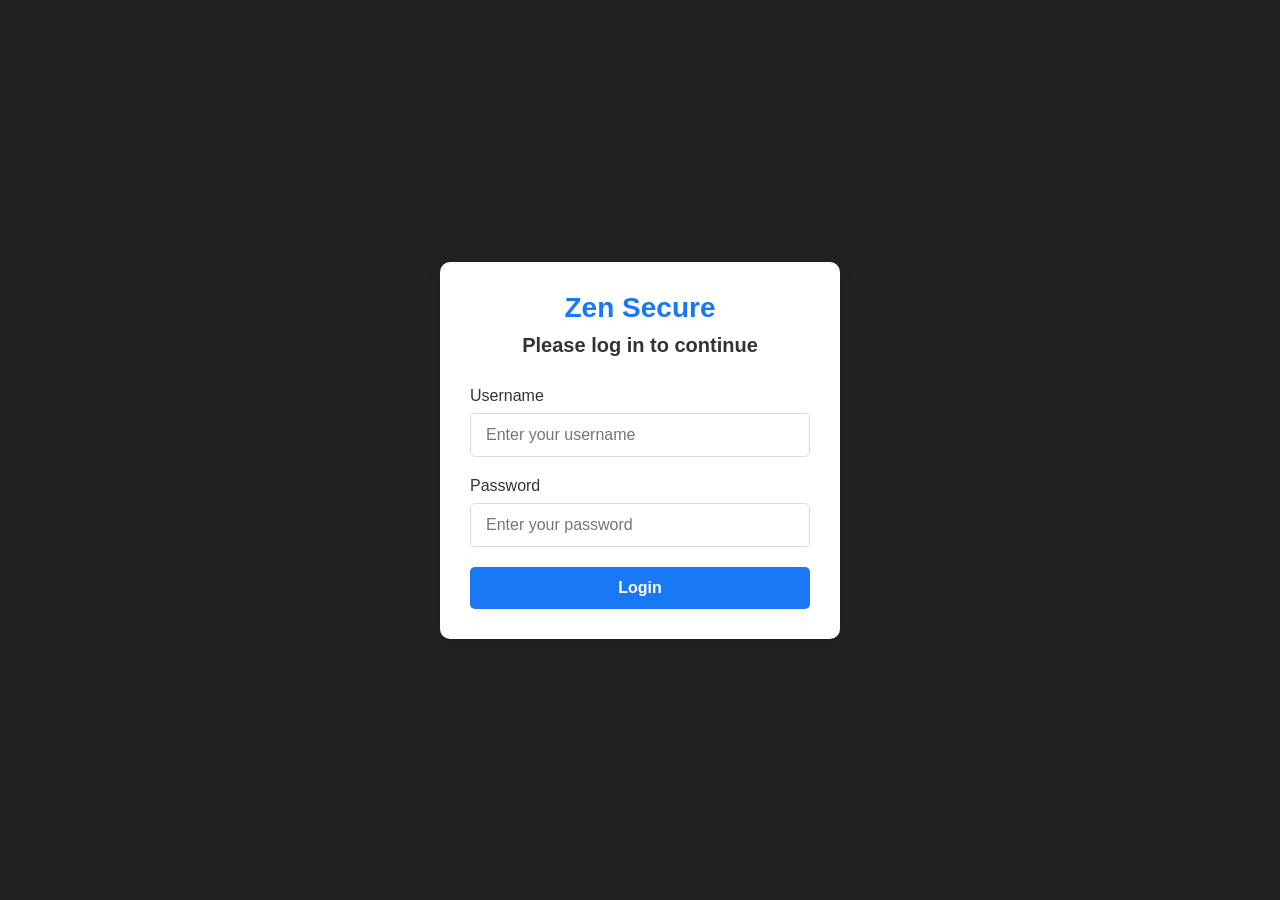
<file: login.html>
<!DOCTYPE html>
<html lang="en">
<head>
    <meta charset="UTF-8">
    <meta name="viewport" content="width=device-width, initial-scale=1.0">
    <title>Login</title>
    <style>
        * {
            margin: 0;
            padding: 0;
            box-sizing: border-box;
            font-family: 'Segoe UI', Tahoma, Geneva, Verdana, sans-serif;
        }

        body {
            background-color: #222222;
            display: flex;
            justify-content: center;
            align-items: center;
            min-height: 100vh;
            padding: 20px;
        }

        .login-container {
            background-color: #ffffff;
            border-radius: 10px;
            box-shadow: 0 4px 15px rgba(0, 0, 0, 0.1);
            width: 100%;
            max-width: 400px;
            padding: 30px;
            text-align: center;
            transition: all 0.3s ease;
        }

        .login-logo {
            font-size: 28px;
            font-weight: 700;
            color: #1877f2;
            margin-bottom: 10px;
        }

        .login-title {
            font-size: 20px;
            margin-bottom: 30px;
            color: #333;
        }

        .form-group {
            margin-bottom: 20px;
            text-align: left;
        }

        .form-group label {
            display: block;
            margin-bottom: 8px;
            font-weight: 500;
            color: #333;
        }

        .form-control {
            width: 100%;
            padding: 12px 15px;
            border: 1px solid #ddd;
            border-radius: 5px;
            font-size: 16px;
            transition: border-color 0.3s;
        }

        .form-control:focus {
            border-color: #1877f2;
            outline: none;
            box-shadow: 0 0 0 2px rgba(24, 119, 242, 0.2);
        }

        .login-button {
            background-color: #1877f2;
            color: white;
            border: none;
            border-radius: 5px;
            padding: 12px 20px;
            font-size: 16px;
            font-weight: 600;
            width: 100%;
            cursor: pointer;
            transition: background-color 0.3s;
        }

        .login-button:hover {
            background-color: #166fe5;
        }

        .button-group {
            display: flex;
            justify-content: space-between;
            gap: 10px;
            margin-top: 20px;
        }

        .button-group button {
            flex: 1;
        }

        .next-button {
            background-color: #4BB543;
            color: white;
            border: none;
            border-radius: 5px;
            padding: 12px 20px;
            font-size: 16px;
            font-weight: 600;
            cursor: pointer;
            transition: background-color 0.3s;
        }

        .next-button:hover {
            background-color: #3d9636;
        }

        .error-message {
            color: #e41e3f;
            font-size: 14px;
            margin-top: 5px;
            display: none;
        }

        .success-container {
            display: none;
            text-align: center;
        }

        .success-icon {
            font-size: 50px;
            color: #4BB543;
            margin-bottom: 15px;
        }

        .success-title {
            font-size: 24px;
            color: #333;
            margin-bottom: 10px;
        }

        .success-message {
            color: #666;
            margin-bottom: 20px;
        }

        .logout-button {
            background-color: #f0f2f5;
            color: #1877f2;
            border: 1px solid #1877f2;
            border-radius: 5px;
            padding: 10px 20px;
            font-size: 16px;
            font-weight: 500;
            cursor: pointer;
            transition: all 0.3s;
        }

        .logout-button:hover {
            background-color: #e4e6eb;
        }

        @keyframes shake {
            0%, 100% {transform: translateX(0);}
            10%, 30%, 50%, 70%, 90% {transform: translateX(-5px);}
            20%, 40%, 60%, 80% {transform: translateX(5px);}
        }

        .shake {
            animation: shake 0.5s;
        }
    </style>
</head>
<body>
    <div class="login-container" id="loginForm">
        <div class="login-logo">Zen Secure</div>
        <h2 class="login-title">Please log in to continue</h2>
        
        <form id="authForm">
            <div class="form-group">
                <label for="username">Username</label>
                <input type="text" id="username" class="form-control" placeholder="Enter your username" required>
            </div>
            
            <div class="form-group">
                <label for="password">Password</label>
                <input type="password" id="password" class="form-control" placeholder="Enter your password" required>
                <p class="error-message" id="passwordError">Incorrect password. Please try again.</p>
            </div>
            
            <button type="submit" class="login-button">Login</button>
        </form>
    </div>
    
    <div class="login-container success-container" id="successMessage">
        <div class="success-icon">✓</div>
        <h2 class="success-title">Login Successful!</h2>
        <p class="success-message">Welcome to your secure dashboard.</p>
        
        <div class="button-group">
            <button class="logout-button" id="logoutButton">Logout</button>
            <button class="next-button" id="nextButton">Next</button>
        </div>
    </div>

    <script>
        document.addEventListener('DOMContentLoaded', function() {
            const authForm = document.getElementById('authForm');
            const loginForm = document.getElementById('loginForm');
            const successMessage = document.getElementById('successMessage');
            const passwordInput = document.getElementById('password');
            const passwordError = document.getElementById('passwordError');
            const logoutButton = document.getElementById('logoutButton');
            const nextButton = document.getElementById('nextButton');
            
            // Correct password
            const correctPassword = "1234";
            
            // Check if user is already logged in
            const isLoggedIn = sessionStorage.getItem('isLoggedIn') === 'true';
            if (isLoggedIn) {
                showSuccessMessage();
            }
            
            // Handle form submission
            authForm.addEventListener('submit', function(e) {
                e.preventDefault();
                
                const password = passwordInput.value;
                
                if (password === correctPassword) {
                    // Correct password
                    sessionStorage.setItem('isLoggedIn', 'true');
                    showSuccessMessage();
                    passwordError.style.display = 'none';
                } else {
                    // Incorrect password
                    passwordError.style.display = 'block';
                    passwordInput.value = '';
                    loginForm.classList.add('shake');
                    
                    // Remove shake animation after it completes
                    setTimeout(() => {
                        loginForm.classList.remove('shake');
                    }, 500);
                }
            });
            
            // Handle logout
            logoutButton.addEventListener('click', function() {
                sessionStorage.removeItem('isLoggedIn');
                showLoginForm();
            });
            
            // Handle next button - redirect to homepage
            nextButton.addEventListener('click', function() {
                // Replace 'homepage.html' with the actual path to your homepage
                window.location.href = 'main.html';
            });
            
            function showSuccessMessage() {
                loginForm.style.display = 'none';
                successMessage.style.display = 'block';
            }
            
            function showLoginForm() {
                successMessage.style.display = 'none';
                loginForm.style.display = 'block';
                passwordInput.value = '';
                document.getElementById('username').value = '';
            }
        });
    </script>
</body>
</html>
</file>
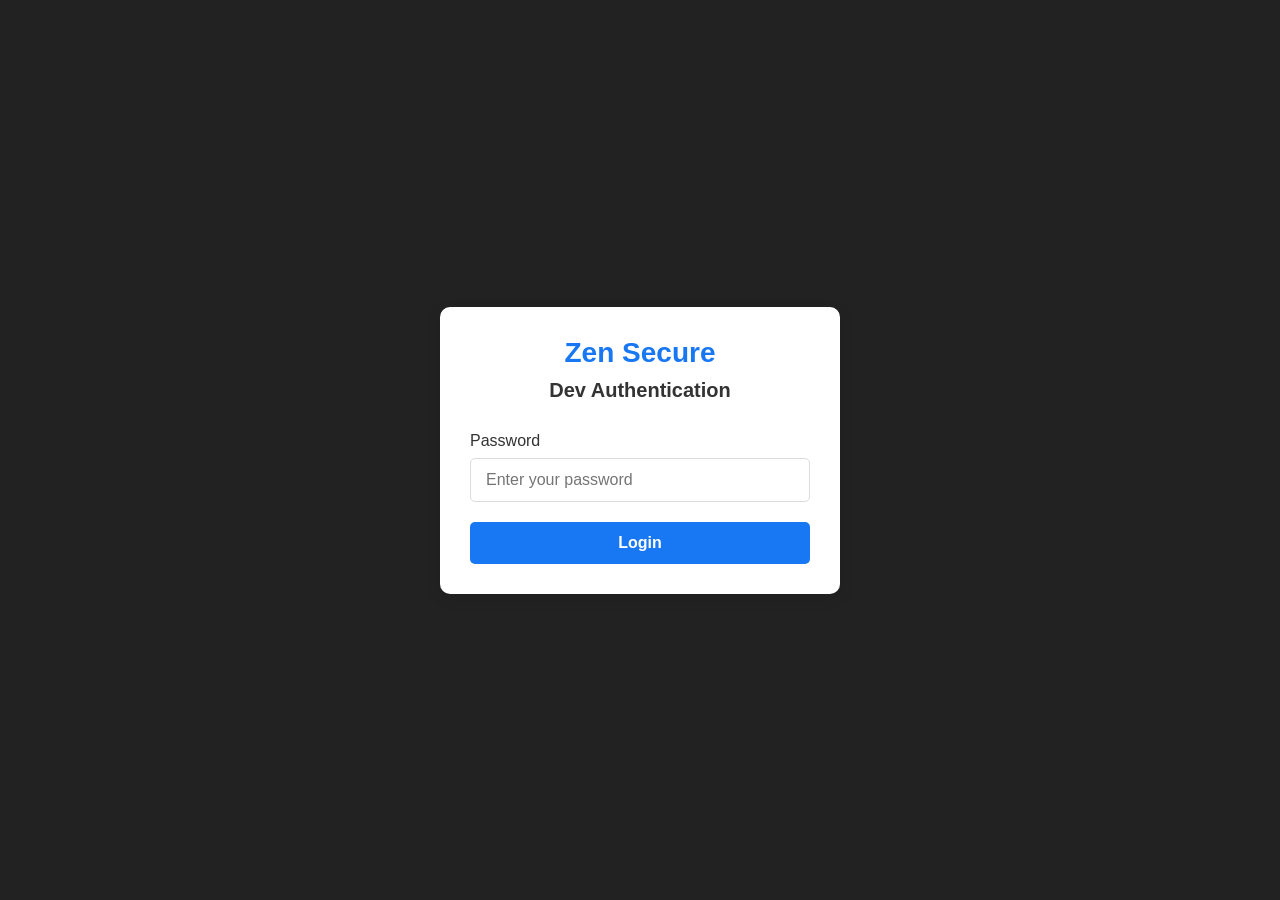
<file: logindev.html>
<!DOCTYPE html>
<html lang="en">
<head>
    <meta charset="UTF-8">
    <meta name="viewport" content="width=device-width, initial-scale=1.0">
    <title>Login</title>
    <style>
        * {
            margin: 0;
            padding: 0;
            box-sizing: border-box;
            font-family: 'Segoe UI', Tahoma, Geneva, Verdana, sans-serif;
        }

        body {
            background-color: #222222;
            display: flex;
            justify-content: center;
            align-items: center;
            min-height: 100vh;
            padding: 20px;
        }

        .login-container {
            background-color: #ffffff;
            border-radius: 10px;
            box-shadow: 0 4px 15px rgba(0, 0, 0, 0.1);
            width: 100%;
            max-width: 400px;
            padding: 30px;
            text-align: center;
            transition: all 0.3s ease;
        }

        .login-logo {
            font-size: 28px;
            font-weight: 700;
            color: #1877f2;
            margin-bottom: 10px;
        }

        .login-title {
            font-size: 20px;
            margin-bottom: 30px;
            color: #333;
        }

        .form-group {
            margin-bottom: 20px;
            text-align: left;
        }

        .form-group label {
            display: block;
            margin-bottom: 8px;
            font-weight: 500;
            color: #333;
        }

        .form-control {
            width: 100%;
            padding: 12px 15px;
            border: 1px solid #ddd;
            border-radius: 5px;
            font-size: 16px;
            transition: border-color 0.3s;
        }

        .form-control:focus {
            border-color: #1877f2;
            outline: none;
            box-shadow: 0 0 0 2px rgba(24, 119, 242, 0.2);
        }

        .login-button {
            background-color: #1877f2;
            color: white;
            border: none;
            border-radius: 5px;
            padding: 12px 20px;
            font-size: 16px;
            font-weight: 600;
            width: 100%;
            cursor: pointer;
            transition: background-color 0.3s;
        }

        .login-button:hover {
            background-color: #166fe5;
        }

        .button-group {
            display: flex;
            justify-content: space-between;
            gap: 10px;
            margin-top: 20px;
        }

        .button-group button {
            flex: 1;
        }

        .next-button {
            background-color: #4BB543;
            color: white;
            border: none;
            border-radius: 5px;
            padding: 12px 20px;
            font-size: 16px;
            font-weight: 600;
            cursor: pointer;
            transition: background-color 0.3s;
        }

        .next-button:hover {
            background-color: #3d9636;
        }

        .error-message {
            color: #e41e3f;
            font-size: 14px;
            margin-top: 5px;
            display: none;
        }

        .success-container {
            display: none;
            text-align: center;
        }

        .success-icon {
            font-size: 50px;
            color: #4BB543;
            margin-bottom: 15px;
        }

        .success-title {
            font-size: 24px;
            color: #333;
            margin-bottom: 10px;
        }

        .success-message {
            color: #666;
            margin-bottom: 20px;
        }

        .logout-button {
            background-color: #f0f2f5;
            color: #1877f2;
            border: 1px solid #1877f2;
            border-radius: 5px;
            padding: 10px 20px;
            font-size: 16px;
            font-weight: 500;
            cursor: pointer;
            transition: all 0.3s;
        }

        .logout-button:hover {
            background-color: #e4e6eb;
        }

        @keyframes shake {
            0%, 100% {transform: translateX(0);}
            10%, 30%, 50%, 70%, 90% {transform: translateX(-5px);}
            20%, 40%, 60%, 80% {transform: translateX(5px);}
        }

        .shake {
            animation: shake 0.5s;
        }
    </style>
</head>
<body>
    <div class="login-container" id="loginForm">
        <div class="login-logo">Zen Secure</div>
        <h2 class="login-title">Dev Authentication</h2>
        
        <form id="authForm">
          
            
            <div class="form-group">
                <label for="password">Password</label>
                <input type="password" id="password" class="form-control" placeholder="Enter your password" required>
                <p class="error-message" id="passwordError">Incorrect password. Please try again.</p>
            </div>
            
            <button type="submit" class="login-button">Login</button>
        </form>
    </div>
    
    <div class="login-container success-container" id="successMessage">
        <div class="success-icon">✓</div>
        <h2 class="success-title">Login Successful!</h2>
        <p class="success-message">Welcome to your secure dashboard.</p>
        
        <div class="button-group">
            <button class="logout-button" id="logoutButton">Logout</button>
            <button class="next-button" id="nextButton">Next</button>
        </div>
    </div>

    <script>
        document.addEventListener('DOMContentLoaded', function() {
            const authForm = document.getElementById('authForm');
            const loginForm = document.getElementById('loginForm');
            const successMessage = document.getElementById('successMessage');
            const passwordInput = document.getElementById('password');
            const passwordError = document.getElementById('passwordError');
            const logoutButton = document.getElementById('logoutButton');
            const nextButton = document.getElementById('nextButton');
            
            // Correct password
            const correctPassword = "ATMATHICS";
            
            // Check if user is already logged in
            const isLoggedIn = sessionStorage.getItem('isLoggedIn') === 'false';
            if (isLoggedIn) {
                showSuccessMessage();
            }
            
            // Handle form submission
            authForm.addEventListener('submit', function(e) {
                e.preventDefault();
                
                const password = passwordInput.value;
                
                if (password === correctPassword) {
                    // Correct password
                    sessionStorage.setItem('isLoggedIn', 'true');
                    showSuccessMessage();
                    passwordError.style.display = 'none';
                } else {
                    // Incorrect password
                    passwordError.style.display = 'block';
                    passwordInput.value = '';
                    loginForm.classList.add('shake');
                    
                    // Remove shake animation after it completes
                    setTimeout(() => {
                        loginForm.classList.remove('shake');
                    }, 500);
                }
            });
            
            // Handle logout
            logoutButton.addEventListener('click', function() {
                sessionStorage.removeItem('isLoggedIn');
                showLoginForm();
            });
            
            // Handle next button - redirect to homepage
            nextButton.addEventListener('click', function() {
                // Replace 'homepage.html' with the actual path to your homepage
                window.location.href = 'devs.html';
            });
            
            function showSuccessMessage() {
                loginForm.style.display = 'none';
                successMessage.style.display = 'block';
            }
            
            function showLoginForm() {
                successMessage.style.display = 'none';
                loginForm.style.display = 'block';
                passwordInput.value = '';
                document.getElementById('username').value = '';
            }
        });
    </script>
</body>
</html>
</file>
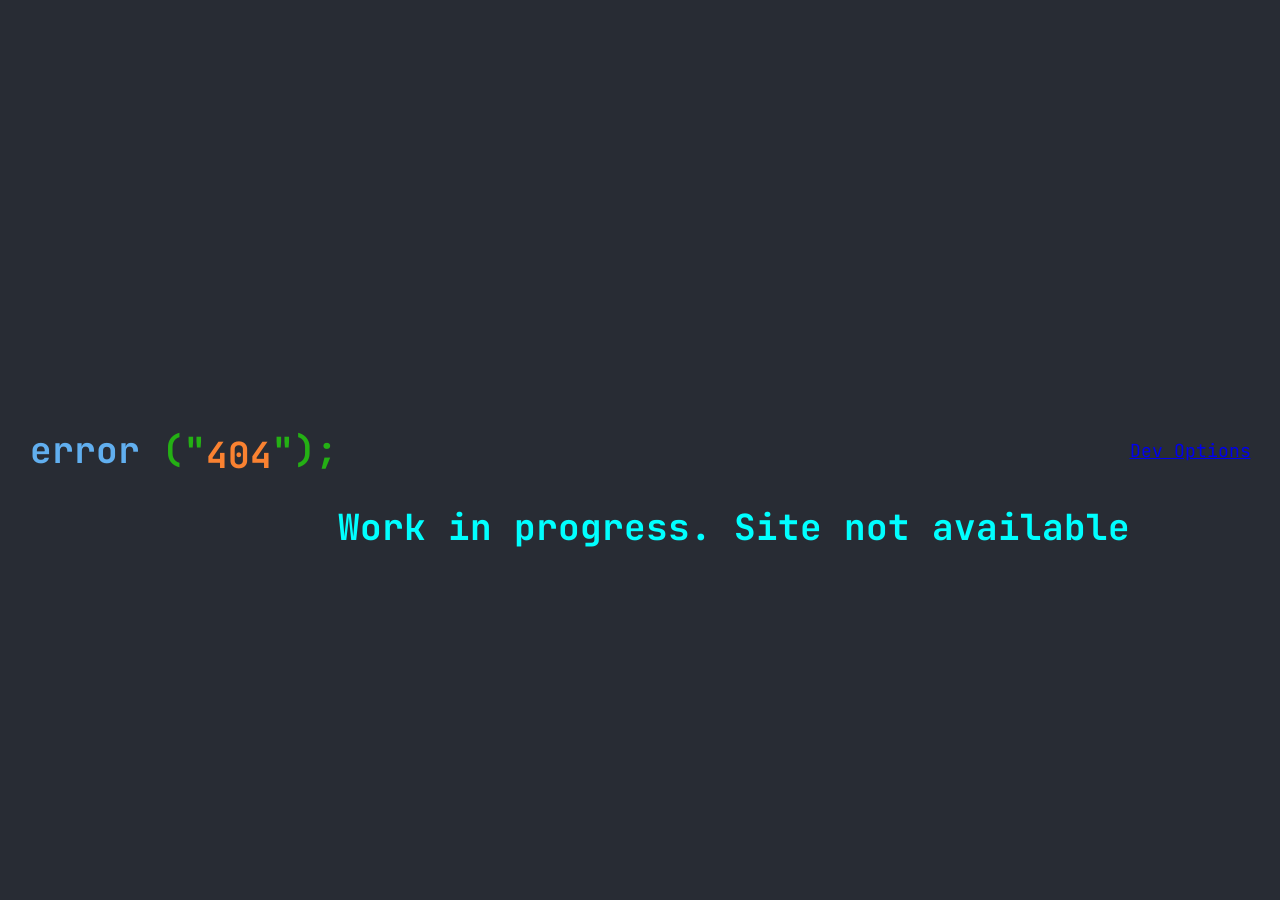
<file: main.html>
<!DOCTYPE html>
<html lang="en">
<head>
    <meta charset="UTF-8">
    <meta name="viewport" content="width=device-width, initial-scale=1.0">
    <title>zentry</title>
</head>
<body>
    <section class="greet"></section>
    <h1><span style="color:#f9f7f7;"></span><span style="color:rgb(141, 22, 22);"></span><span style="color:#61afef;">error </span></span><span style="color:#e4bb68;"></span>("</h1>
    <div class="string">
      <h1 class="greeting en">404</h1>
      <h1 class="greeting es">404</h1>
      <h1 class="greeting de">404</h1>
      <h1 class="greeting it">404</h1>

    </div>
    <h1 class="closure">");</h1>
    <link rel="stylesheet" href="maincss.css">
    </section>
   <h1 class="greeting on">Work in progress. Site not available</h1>
   <span style="color:#61afef;"> </span>
   <a href="logindev.html">Dev Options</a>
    
</body>
</html>
</file>
<file: maincss.css>
@import url('https://fonts.googleapis.com/css2?family=JetBrains+Mono:wght@100;500&display=swap');

* {
  margin: 0;
  padding: 0;
}

body {
  background: #282c34;
  font-size: 2vmin;
  font-family: JetBrains Mono, monospace;
  height: 100vh;
  width: 100vw;
  display: flex;
  justify-content: center;
  align-items: center;
  color: #24b014;
}

.string {
  display: flex;
  flex-direction: column;
  text-align: center;
  animation: move 4s infinite;
}

.greeting {
  position: relative;
  top: 8.6vmin;
  animation: white-out 5s infinite;
}

.closure::after {
  content: '';
  position: absolute;
  height: 25vmin;
  width: 40vmin;
  background: #282c34;
  transform: translate(-45vmin, -24.5vmin);
}

.closure::before {
  content: '';
  position: absolute;
  height: 25vmin;
  width: 40vmin;
  background: #282c34;
  transform: translate(-40vmin, 5vmin);
}

.en {
  color: #fa8231;
}

.es {
  color: white;
}

.de {
  color: #c678dd;
}

.it {
  color: #a9b0bd;
}

.on {
    color:aqua
}
@keyframes move {
  25% {
    transform: translatey(-5.8vmin);
    opacity: 1;
  }
  50% {
    transform: translatey(-11vmin);
  }
  75% {
    transform: translatey(-16.5vmin);
  }
}
</file>
